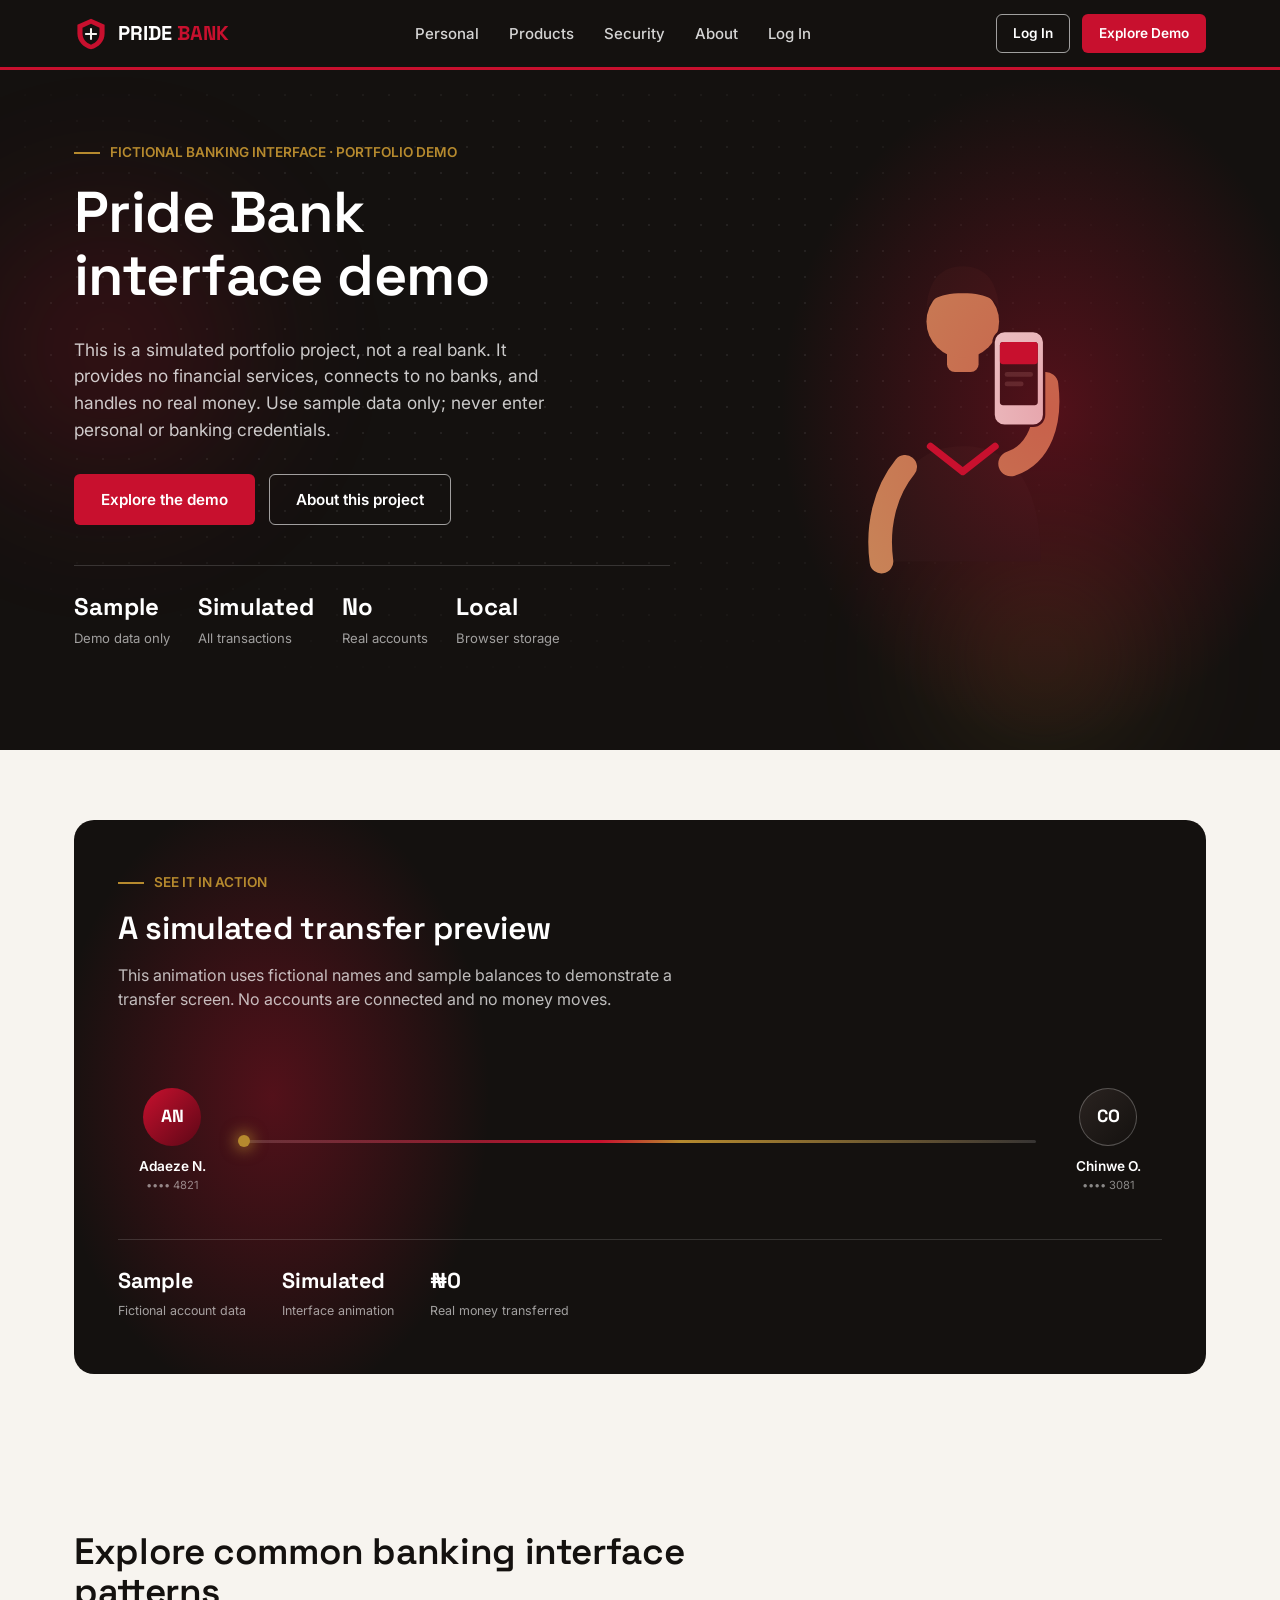
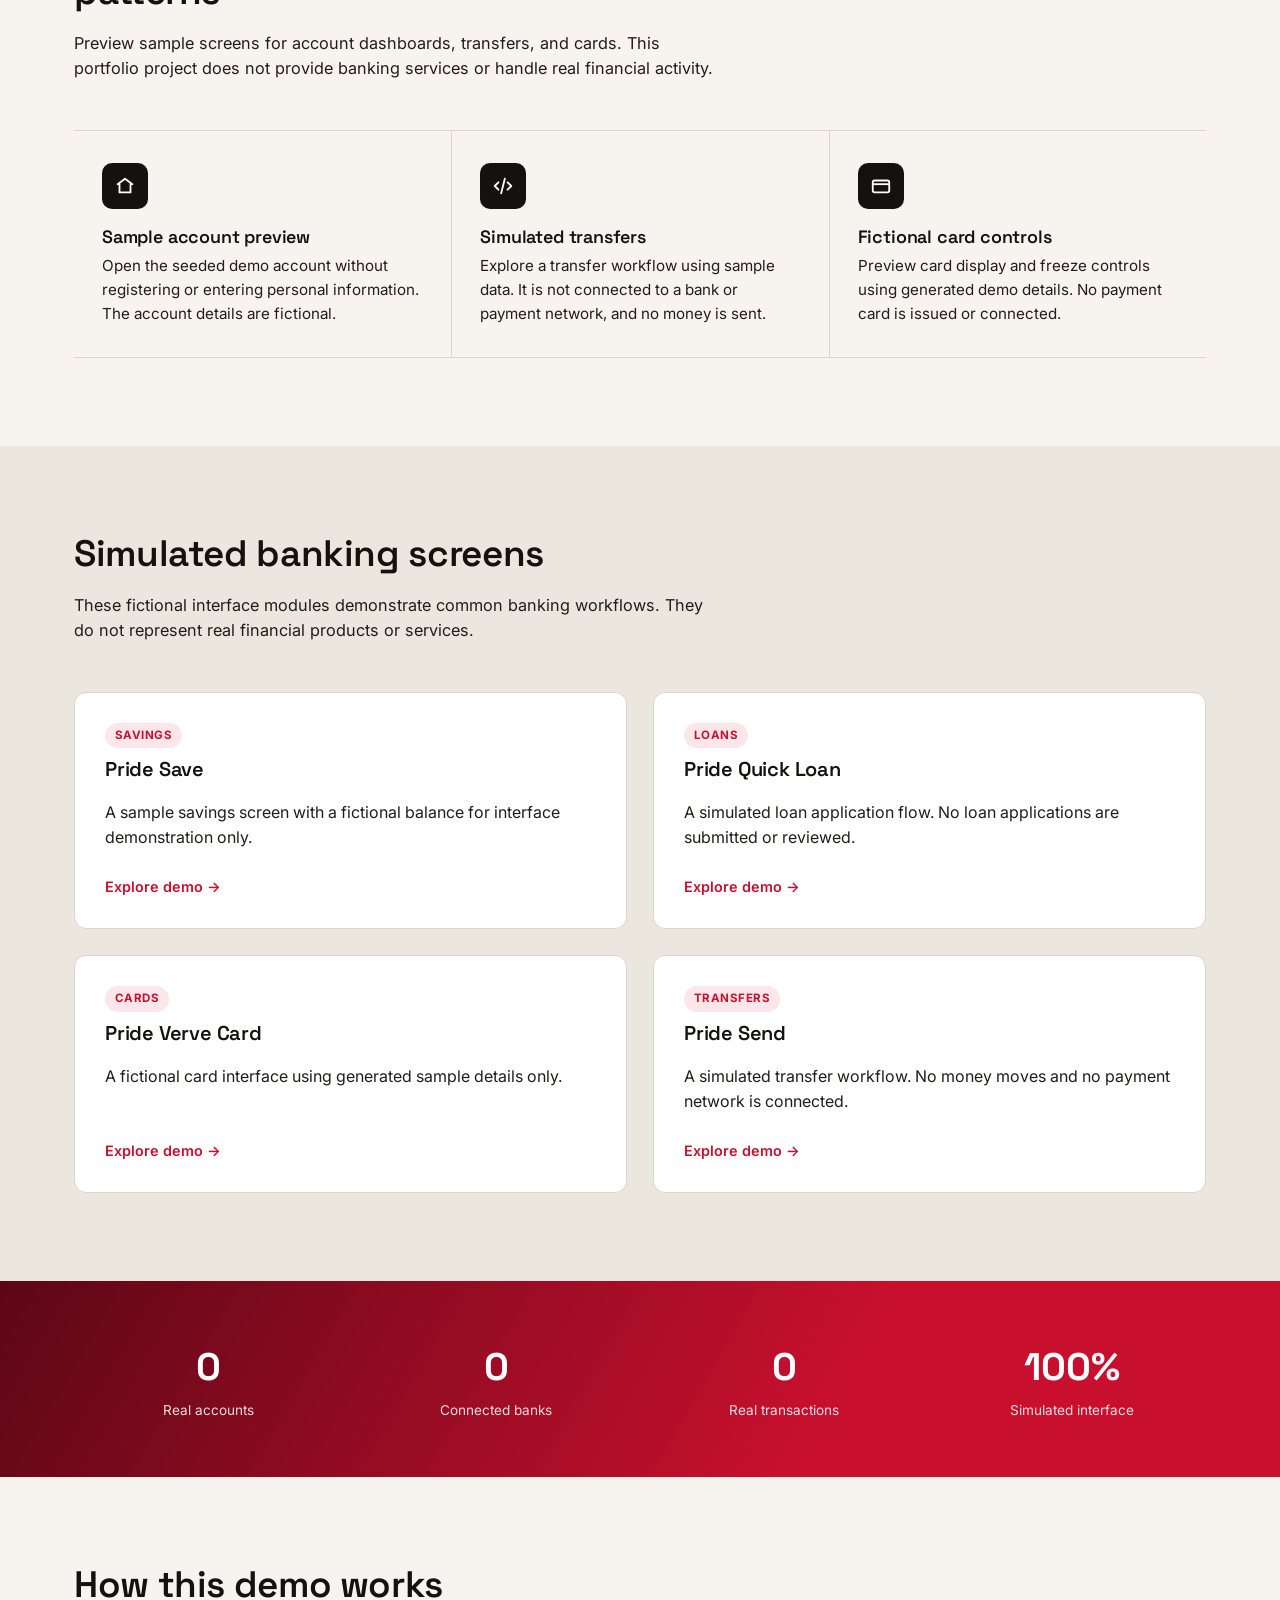
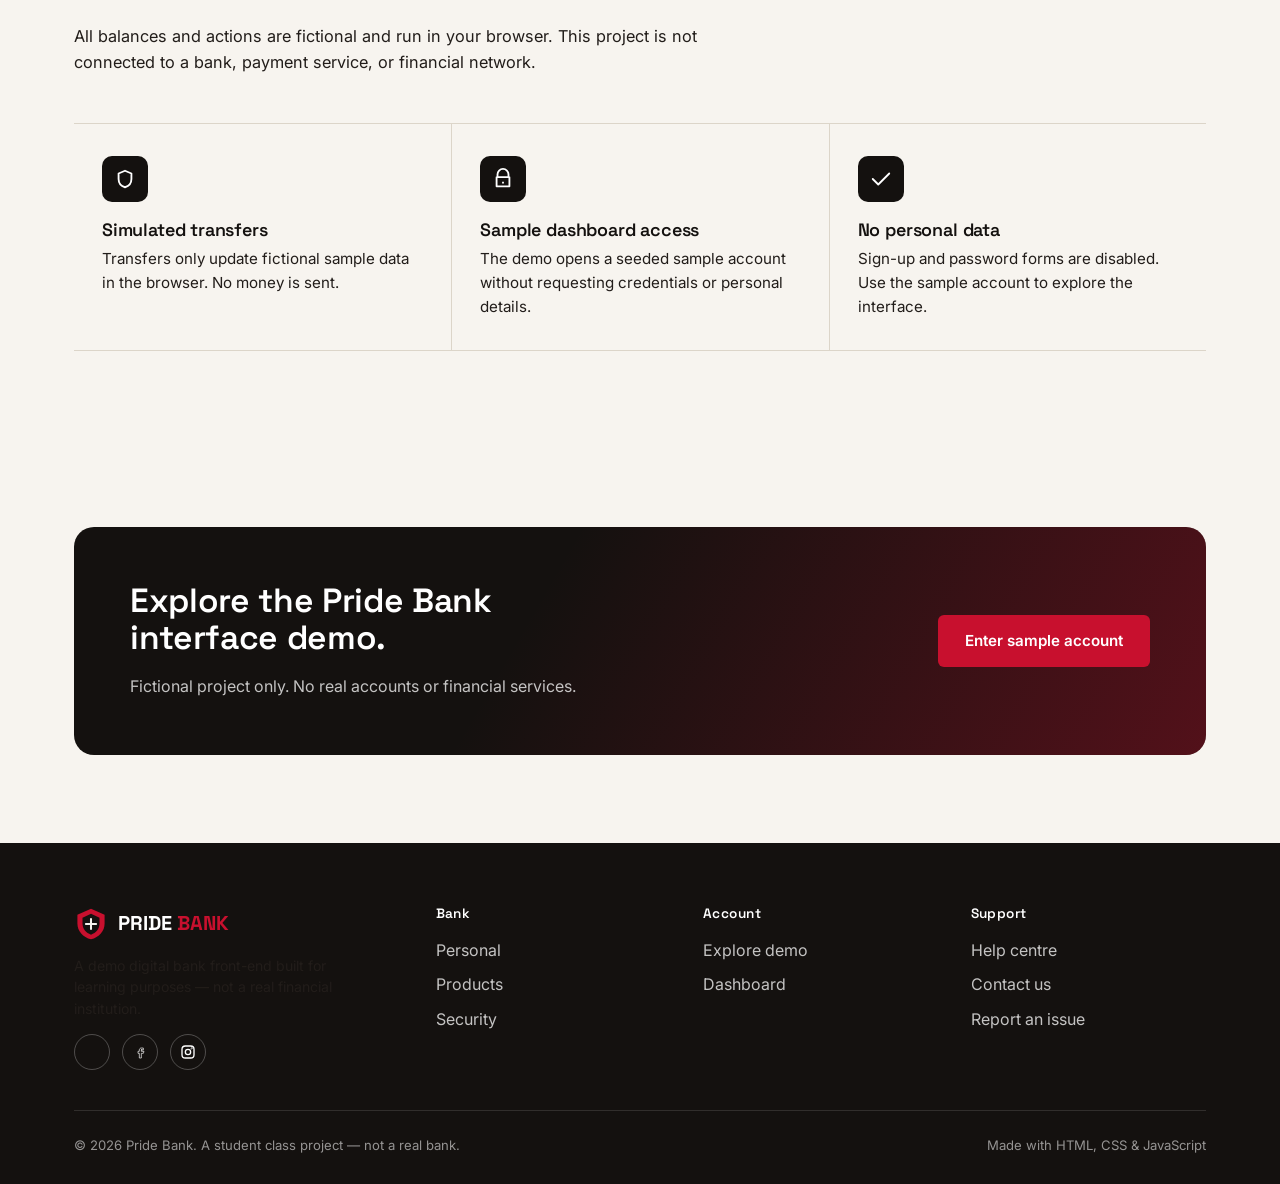
<file: index.html>
<!DOCTYPE html>
<html lang="en">
<head>
<meta charset="UTF-8" />
<meta name="viewport" content="width=device-width, initial-scale=1.0" />
<title>Pride Bank Demo — Portfolio Project</title>
<meta name="description" content="A fictional, front-end banking interface built as a portfolio demo. No real financial services or accounts." />
<meta name="google-site-verification" content="4F-LvexzkJOWYR-ff8w6PP3oni-qklcP97zTLXH75I8" />
<link rel="icon" href="data:image/svg+xml,<svg xmlns=%22http://www.w3.org/2000/svg%22 viewBox=%220 0 24 24%22><rect width=%2224%22 height=%2224%22 rx=%225%22 fill=%22%23C8102E%22/></svg>" />
<link rel="preconnect" href="https://fonts.googleapis.com">
<link href="https://fonts.googleapis.com/css2?family=Space+Grotesk:wght@500;600;700&family=Inter:wght@400;500;600;700&display=swap" rel="stylesheet">
<link rel="stylesheet" href="css/style.css" />
</head>
<body>

<header class="site-header">
  <nav class="nav container">
    <a href="index.html" class="brand">
      <svg class="brand-mark" viewBox="0 0 40 40" fill="none" xmlns="http://www.w3.org/2000/svg" aria-hidden="true">
        <path d="M20 2L36 9V19C36 28.5 29.5 35.5 20 38C10.5 35.5 4 28.5 4 19V9L20 2Z" fill="#C8102E"/>
        <path d="M20 8L30 12.5V19.5C30 25.8 25.9 30.7 20 32.5C14.1 30.7 10 25.8 10 19.5V12.5L20 8Z" fill="#14110F"/>
        <path d="M20 14L20 26M14 20L26 20" stroke="#F7F4EF" stroke-width="2.4" stroke-linecap="round"/>
      </svg>
      <span class="brand-word">PRIDE <em>BANK</em></span>
    </a>
    <button class="nav-toggle" id="navToggle" aria-label="Toggle navigation" aria-expanded="false">
      <svg width="26" height="26" viewBox="0 0 24 24" fill="none"><path d="M4 6h16M4 12h16M4 18h16" stroke-width="2" stroke-linecap="round"/></svg>
    </button>
    <ul class="nav-links" id="navLinks">
      <li><a href="#personal">Personal</a></li>
      <li><a href="#products">Products</a></li>
      <li><a href="#security">Security</a></li>
      <li><a href="#about">About</a></li>
      <li><a href="login.html">Log In</a></li>
    </ul>
    <div class="nav-actions">
      <a href="login.html" class="btn btn-outline-light btn-sm">Log In</a>
      <a href="login.html" class="btn btn-primary btn-sm">Explore Demo</a>
    </div>
  </nav>
</header>

<section class="hero">
  <div class="hero-ambient" aria-hidden="true">
    <div class="blob blob-a"></div>
    <div class="blob blob-b"></div>
    <div class="dot-grid"></div>
  </div>
  <div class="container hero-grid">
    <div>
      <div class="eyebrow-line">FICTIONAL BANKING INTERFACE · PORTFOLIO DEMO</div>
      <h1>Pride Bank interface demo</h1>
      <p class="lead">This is a simulated portfolio project, not a real bank. It provides no financial services, connects to no banks, and handles no real money. Use sample data only; never enter personal or banking credentials.</p>
      <div class="hero-cta">
        <a href="login.html" class="btn btn-primary">Explore the demo</a>
        <a href="#about" class="btn btn-outline-light">About this project</a>
      </div>
      <div class="hero-trust">
        <div><strong>Sample</strong><span>Demo data only</span></div>
        <div><strong>Simulated</strong><span>All transactions</span></div>
        <div><strong>No</strong><span>Real accounts</span></div>
        <div><strong>Local</strong><span>Browser storage</span></div>
      </div>
    </div>
    <div class="transfer-illustration" aria-hidden="true">
      <svg viewBox="0 0 380 420" xmlns="http://www.w3.org/2000/svg" role="img" aria-label="Illustration of a person sending money instantly from their phone">
        <path d="M92 420 C92 316 132 274 191 274 C250 274 290 316 290 420 Z" fill="#1B1613"/>
        <path d="M150 274 L191 306 L232 274" stroke="#C8102E" stroke-width="9" fill="none" stroke-linecap="round" stroke-linejoin="round"/>
        <path d="M118 300 C 92 332 82 376 88 420" stroke="#C88B5A" stroke-width="30" stroke-linecap="round" fill="none"/>
        <path d="M252 296 C 288 284 302 244 296 196" stroke="#C88B5A" stroke-width="32" stroke-linecap="round" fill="none"/>
        <rect x="171" y="146" width="40" height="34" rx="10" fill="#C88B5A"/>
        <circle cx="191" cy="116" r="46" fill="#C88B5A"/>
        <path d="M145 106 C145 66 162 46 191 46 C220 46 237 66 237 106 C237 90 224 80 191 80 C158 80 145 90 145 106 Z" fill="#1D1512"/>

        <g class="ti-phone-group">
          <circle class="ti-pulse-ring ring1" cx="262" cy="188" r="24"></circle>
          <circle class="ti-pulse-ring ring2" cx="262" cy="188" r="24"></circle>
          <circle class="ti-pulse-ring ring3" cx="262" cy="188" r="24"></circle>
          <rect x="230" y="128" width="64" height="120" rx="14" fill="#F7F4EF" stroke="#14110F" stroke-width="3"/>
          <rect x="238" y="142" width="48" height="80" rx="4" fill="#14110F"/>
          <rect x="238" y="142" width="48" height="28" rx="4" fill="#C8102E"/>
          <rect x="244" y="180" width="36" height="6" rx="3" fill="#3A322D"/>
          <rect x="244" y="192" width="24" height="6" rx="3" fill="#3A322D"/>
          <g class="ti-check">
            <circle cx="262" cy="188" r="13" fill="none" stroke="#6EE7A8" stroke-width="3"/>
            <path d="M255 188 l5 5 l10 -11" stroke="#6EE7A8" stroke-width="3" fill="none" stroke-linecap="round" stroke-linejoin="round"/>
          </g>
        </g>

        <text class="ti-coin c1" x="304" y="112" font-family="Space Grotesk, sans-serif" font-weight="700" font-size="22" fill="#B68A2E">₦</text>
        <text class="ti-coin c2" x="326" y="158" font-family="Space Grotesk, sans-serif" font-weight="700" font-size="16" fill="#C8102E">₦</text>
        <text class="ti-coin c3" x="296" y="84" font-family="Space Grotesk, sans-serif" font-weight="700" font-size="14" fill="#B68A2E">₦</text>
      </svg>
    </div>
  </div>
</section>

<section class="transfer-demo">
  <div class="container">
    <div class="transfer-demo-inner">
      <div class="transfer-demo-head">
        <div class="eyebrow-line" style="color: var(--gold);">SEE IT IN ACTION</div>
        <h2 style="font-size: clamp(1.5rem, 2.8vw, 2rem);">A simulated transfer preview</h2>
        <p>This animation uses fictional names and sample balances to demonstrate a transfer screen. No accounts are connected and no money moves.</p>
      </div>

      <div class="transfer-stage" aria-hidden="true">
        <div class="transfer-node from">
          <div class="avatar">AN</div>
          <span class="name">Adaeze N.</span>
          <span class="acct">•••• 4821</span>
        </div>
        <div class="transfer-path">
          <div class="transfer-badge">₦50,000 sent</div>
          <div class="transfer-dot"></div>
        </div>
        <div class="transfer-node to">
          <div class="avatar">CO</div>
          <span class="name">Chinwe O.</span>
          <span class="acct">•••• 3081</span>
        </div>
      </div>

      <div class="transfer-stats-row">
        <div><strong>Sample</strong><span>Fictional account data</span></div>
        <div><strong>Simulated</strong><span>Interface animation</span></div>
        <div><strong>₦0</strong><span>Real money transferred</span></div>
      </div>
    </div>
  </div>
</section>

<section class="section" id="personal">
  <div class="container">
    <div class="section-head">
      <h2>Explore common banking interface patterns</h2>
      <p>Preview sample screens for account dashboards, transfers, and cards. This portfolio project does not provide banking services or handle real financial activity.</p>
    </div>
    <div class="feature-list">
      <div class="feature-item">
        <div class="icon-wrap">
          <svg viewBox="0 0 24 24" fill="none"><path d="M4 10l8-6 8 6M6 10v9h12v-9" stroke-width="2" stroke-linecap="round" stroke-linejoin="round"/></svg>
        </div>
        <h3>Sample account preview</h3>
        <p>Open the seeded demo account without registering or entering personal information. The account details are fictional.</p>
      </div>
      <div class="feature-item">
        <div class="icon-wrap">
          <svg viewBox="0 0 24 24" fill="none"><path d="M7 8l-4 4 4 4M17 8l4 4-4 4M14 4l-4 16" stroke-width="2" stroke-linecap="round" stroke-linejoin="round"/></svg>
        </div>
        <h3>Simulated transfers</h3>
        <p>Explore a transfer workflow using sample data. It is not connected to a bank or payment network, and no money is sent.</p>
      </div>
      <div class="feature-item">
        <div class="icon-wrap">
          <svg viewBox="0 0 24 24" fill="none"><rect x="3" y="6" width="18" height="13" rx="2" stroke-width="2"/><path d="M3 10h18" stroke-width="2"/></svg>
        </div>
        <h3>Fictional card controls</h3>
        <p>Preview card display and freeze controls using generated demo details. No payment card is issued or connected.</p>
      </div>
    </div>
  </div>
</section>

<section class="section on-paper-dim" id="products">
  <div class="container">
    <div class="section-head">
      <h2>Simulated banking screens</h2>
      <p>These fictional interface modules demonstrate common banking workflows. They do not represent real financial products or services.</p>
    </div>
    <div class="product-row">
      <div class="product-card">
        <span class="tag">SAVINGS</span>
        <h3>Pride Save</h3>
        <p>A sample savings screen with a fictional balance for interface demonstration only.</p>
        <a href="login.html" class="learn">Explore demo →</a>
      </div>
      <div class="product-card">
        <span class="tag">LOANS</span>
        <h3>Pride Quick Loan</h3>
        <p>A simulated loan application flow. No loan applications are submitted or reviewed.</p>
        <a href="login.html" class="learn">Explore demo →</a>
      </div>
      <div class="product-card">
        <span class="tag">CARDS</span>
        <h3>Pride Verve Card</h3>
        <p>A fictional card interface using generated sample details only.</p>
        <a href="login.html" class="learn">Explore demo →</a>
      </div>
      <div class="product-card">
        <span class="tag">TRANSFERS</span>
        <h3>Pride Send</h3>
        <p>A simulated transfer workflow. No money moves and no payment network is connected.</p>
        <a href="login.html" class="learn">Explore demo →</a>
      </div>
    </div>
  </div>
</section>

<section class="stats-banner">
  <div class="container stats-grid">
    <div><strong>0</strong><span>Real accounts</span></div>
    <div><strong>0</strong><span>Connected banks</span></div>
    <div><strong>0</strong><span>Real transactions</span></div>
    <div><strong>100%</strong><span>Simulated interface</span></div>
  </div>
</section>

<section class="section" id="security">
  <div class="container">
    <div class="section-head">
      <h2>How this demo works</h2>
      <p>All balances and actions are fictional and run in your browser. This project is not connected to a bank, payment service, or financial network.</p>
    </div>
    <div class="feature-list">
      <div class="feature-item">
        <div class="icon-wrap"><svg viewBox="0 0 24 24" fill="none"><path d="M12 3l7 3v6c0 5-3.5 8-7 9-3.5-1-7-4-7-9V6l7-3z" stroke-width="2" stroke-linejoin="round"/></svg></div>
        <h3>Simulated transfers</h3>
        <p>Transfers only update fictional sample data in the browser. No money is sent.</p>
      </div>
      <div class="feature-item">
        <div class="icon-wrap"><svg viewBox="0 0 24 24" fill="none"><path d="M12 15v2M6 10V7a6 6 0 1112 0v3M5 10h14v10H5z" stroke-width="2" stroke-linejoin="round"/></svg></div>
        <h3>Sample dashboard access</h3>
        <p>The demo opens a seeded sample account without requesting credentials or personal details.</p>
      </div>
      <div class="feature-item">
        <div class="icon-wrap"><svg viewBox="0 0 24 24" fill="none"><path d="M3 12l6 6L21 6" stroke-width="2" stroke-linecap="round" stroke-linejoin="round"/></svg></div>
        <h3>No personal data</h3>
        <p>Sign-up and password forms are disabled. Use the sample account to explore the interface.</p>
      </div>
    </div>
  </div>
</section>

<section class="section" id="about">
  <div class="container">
    <div class="cta-banner">
      <div>
        <h2>Explore the Pride Bank interface demo.</h2>
        <p style="margin-bottom:0; color:rgba(255,255,255,0.75);">Fictional project only. No real accounts or financial services.</p>
      </div>
      <a href="login.html" class="btn btn-primary">Enter sample account</a>
    </div>
  </div>
</section>

<footer class="site-footer">
  <div class="container">
    <div class="footer-grid">
      <div>
        <a href="index.html" class="brand" style="color:#fff; margin-bottom:14px;">
          <svg class="brand-mark" viewBox="0 0 40 40" fill="none" aria-hidden="true">
            <path d="M20 2L36 9V19C36 28.5 29.5 35.5 20 38C10.5 35.5 4 28.5 4 19V9L20 2Z" fill="#C8102E"/>
            <path d="M20 8L30 12.5V19.5C30 25.8 25.9 30.7 20 32.5C14.1 30.7 10 25.8 10 19.5V12.5L20 8Z" fill="#14110F"/>
            <path d="M20 14L20 26M14 20L26 20" stroke="#F7F4EF" stroke-width="2.4" stroke-linecap="round"/>
          </svg>
          <span class="brand-word">PRIDE <em>BANK</em></span>
        </a>
        <p style="max-width:32ch; font-size:0.88rem;">A demo digital bank front-end built for learning purposes — not a real financial institution.</p>
        <div class="social-row">
          <a href="#" aria-label="Twitter"><svg viewBox="0 0 24 24" fill="none"><path d="M22 5.9c-.7.3-1.5.6-2.3.7.8-.5 1.5-1.3 1.8-2.3-.8.5-1.7.8-2.6 1-.8-.8-1.9-1.3-3-1.3-2.3 0-4.1 1.9-4.1 4.1 0 .3 0 .6.1.9-3.4-.2-6.5-1.8-8.5-4.3-.4.6-.6 1.3-.6 2.1 0 1.4.7 2.7 1.8 3.4-.7 0-1.3-.2-1.9-.5v.1c0 2 1.4 3.6 3.3 4-.3.1-.7.1-1.1.1-.3 0-.5 0-.8-.1.5 1.6 2 2.8 3.8 2.8-1.4 1.1-3.2 1.7-5.1 1.7-.3 0-.7 0-1-.1 1.8 1.2 4 1.9 6.3 1.9 7.5 0 11.6-6.2 11.6-11.6v-.5c.8-.6 1.5-1.3 2-2.1z" stroke-width="0"/></svg></a>
          <a href="#" aria-label="Facebook"><svg viewBox="0 0 24 24" fill="none"><path d="M14 9h3V6h-3c-1.7 0-3 1.3-3 3v2H9v3h2v7h3v-7h3l1-3h-4v-2c0-.5.5-1 1-1z"/></svg></a>
          <a href="#" aria-label="Instagram"><svg viewBox="0 0 24 24" fill="none"><rect x="3" y="3" width="18" height="18" rx="5" stroke-width="2"/><circle cx="12" cy="12" r="4" stroke-width="2"/><circle cx="17.5" cy="6.5" r="1"/></svg></a>
        </div>
      </div>
      <div>
        <h4>Bank</h4>
        <ul>
          <li><a href="#personal">Personal</a></li>
          <li><a href="#products">Products</a></li>
          <li><a href="#security">Security</a></li>
        </ul>
      </div>
      <div>
        <h4>Account</h4>
        <ul>
          <li><a href="login.html">Explore demo</a></li>
          <li><a href="dashboard.html">Dashboard</a></li>
        </ul>
      </div>
      <div>
        <h4>Support</h4>
        <ul>
          <li><a href="#">Help centre</a></li>
          <li><a href="#">Contact us</a></li>
          <li><a href="#">Report an issue</a></li>
        </ul>
      </div>
    </div>
    <div class="footer-bottom">
      <span>© <span id="year"></span> Pride Bank. A student class project — not a real bank.</span>
      <span>Made with HTML, CSS &amp; JavaScript</span>
    </div>
  </div>
</footer>

<script src="js/storage.js"></script>
<script src="js/main.js"></script>
</body>
</html>
</file>
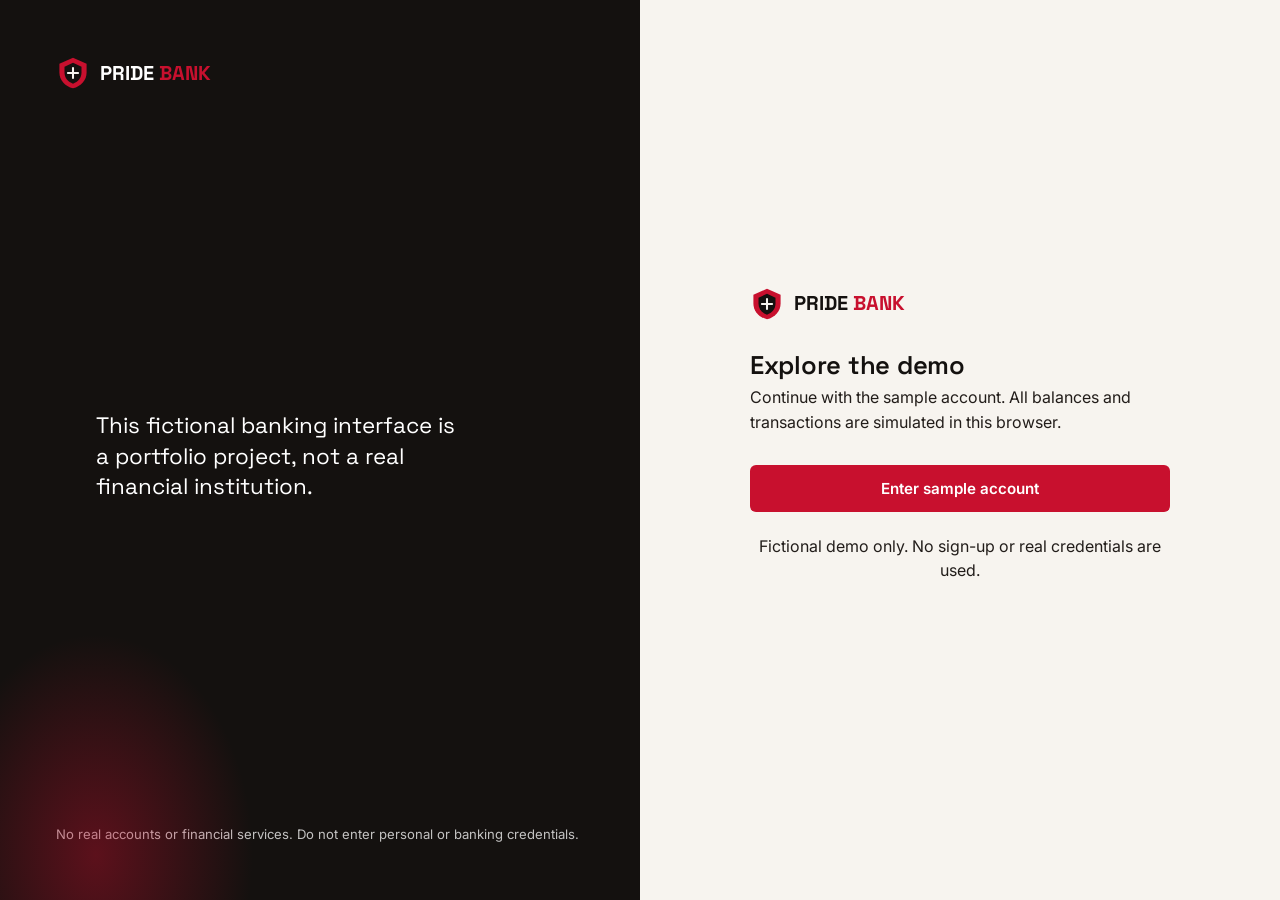
<file: cards.html>
<!DOCTYPE html>
<html lang="en">
<head>
<meta charset="UTF-8" />
<meta name="viewport" content="width=device-width, initial-scale=1.0" />
<title>Sample Cards — Pride Bank Portfolio Project</title>
<link rel="icon" href="data:image/svg+xml,<svg xmlns=%22http://www.w3.org/2000/svg%22 viewBox=%220 0 24 24%22><rect width=%2224%22 height=%2224%22 rx=%225%22 fill=%22%23C8102E%22/></svg>" />
<link rel="preconnect" href="https://fonts.googleapis.com">
<link href="https://fonts.googleapis.com/css2?family=Space+Grotesk:wght@500;600;700&family=Inter:wght@400;500;600;700&display=swap" rel="stylesheet">
<link rel="stylesheet" href="css/style.css" />
</head>
<body>

<div class="sidebar-scrim" id="sidebarScrim"></div>
<div class="app-shell">
  <aside class="app-sidebar" id="appSidebar">
    <a href="dashboard.html" class="brand">
      <svg class="brand-mark" viewBox="0 0 40 40" fill="none" aria-hidden="true">
        <path d="M20 2L36 9V19C36 28.5 29.5 35.5 20 38C10.5 35.5 4 28.5 4 19V9L20 2Z" fill="#C8102E"/>
        <path d="M20 8L30 12.5V19.5C30 25.8 25.9 30.7 20 32.5C14.1 30.7 10 25.8 10 19.5V12.5L20 8Z" fill="#14110F"/>
        <path d="M20 14L20 26M14 20L26 20" stroke="#F7F4EF" stroke-width="2.4" stroke-linecap="round"/>
      </svg>
      <span class="brand-word">PRIDE <em>BANK</em></span>
    </a>
    <nav class="side-nav">
      <a href="dashboard.html">
        <svg viewBox="0 0 24 24" fill="none"><rect x="3" y="3" width="8" height="8" rx="1.5" stroke-width="2"/><rect x="13" y="3" width="8" height="8" rx="1.5" stroke-width="2"/><rect x="3" y="13" width="8" height="8" rx="1.5" stroke-width="2"/><rect x="13" y="13" width="8" height="8" rx="1.5" stroke-width="2"/></svg>
        Dashboard
      </a>
      <a href="fund.html">
        <svg viewBox="0 0 24 24" fill="none"><circle cx="12" cy="12" r="9" stroke-width="2"/><path d="M12 8v8M8 12h8" stroke-width="2" stroke-linecap="round"/></svg>
        Fund Account
      </a>
      <a href="transfer.html">
        <svg viewBox="0 0 24 24" fill="none"><path d="M7 8l-4 4 4 4M17 8l4 4-4 4M14 4l-4 16" stroke-width="2" stroke-linecap="round" stroke-linejoin="round"/></svg>
        Transfer
      </a>
      <a href="transactions.html">
        <svg viewBox="0 0 24 24" fill="none"><path d="M4 6h16M4 12h16M4 18h10" stroke-width="2" stroke-linecap="round"/></svg>
        Transactions
      </a>
      <a href="cards.html" class="active">
        <svg viewBox="0 0 24 24" fill="none"><rect x="3" y="6" width="18" height="13" rx="2" stroke-width="2"/><path d="M3 10h18" stroke-width="2"/></svg>
        Cards
      </a>
      <a href="loans.html">
        <svg viewBox="0 0 24 24" fill="none"><path d="M12 2v20M17 6H9.5a3.5 3.5 0 000 7h5a3.5 3.5 0 010 7H6" stroke-width="2" stroke-linecap="round"/></svg>
        Loans
      </a>
    </nav>
    <div class="side-foot">
      <button id="logoutBtn">
        <svg viewBox="0 0 24 24" fill="none"><path d="M9 21H5a2 2 0 01-2-2V5a2 2 0 012-2h4M16 17l5-5-5-5M21 12H9" stroke-width="2" stroke-linecap="round" stroke-linejoin="round"/></svg>
        Log out
      </button>
    </div>
  </aside>

  <div>
    <div class="mobile-topbar">
      <button class="app-mobile-toggle" id="sidebarToggle" aria-label="Open menu">
        <svg width="24" height="24" viewBox="0 0 24 24" fill="none"><path d="M4 6h16M4 12h16M4 18h16" stroke-width="2" stroke-linecap="round"/></svg>
      </button>
      <span class="brand">PRIDE <em>BANK</em></span>
      <span style="width:24px;"></span>
    </div>

    <main class="app-main">
      <div class="app-topbar">
        <div>
          <h1>Sample card interface</h1>
          <div class="sub">Generated sample details only. These are not payment cards and cannot be used to make purchases.</div>
        </div>
      </div>

      <div id="cardsWrap"></div>
    </main>
  </div>
</div>

<div class="toast" id="toast">
  <svg width="18" height="18" viewBox="0 0 24 24" fill="none"><path d="M3 12l6 6L21 6" stroke-width="2" stroke-linecap="round" stroke-linejoin="round"/></svg>
  <span id="toastMsg"></span>
</div>

<script src="js/storage.js"></script>
<script src="js/app-shell.js"></script>
<script src="js/cards.js"></script>
</body>
</html>
</file>
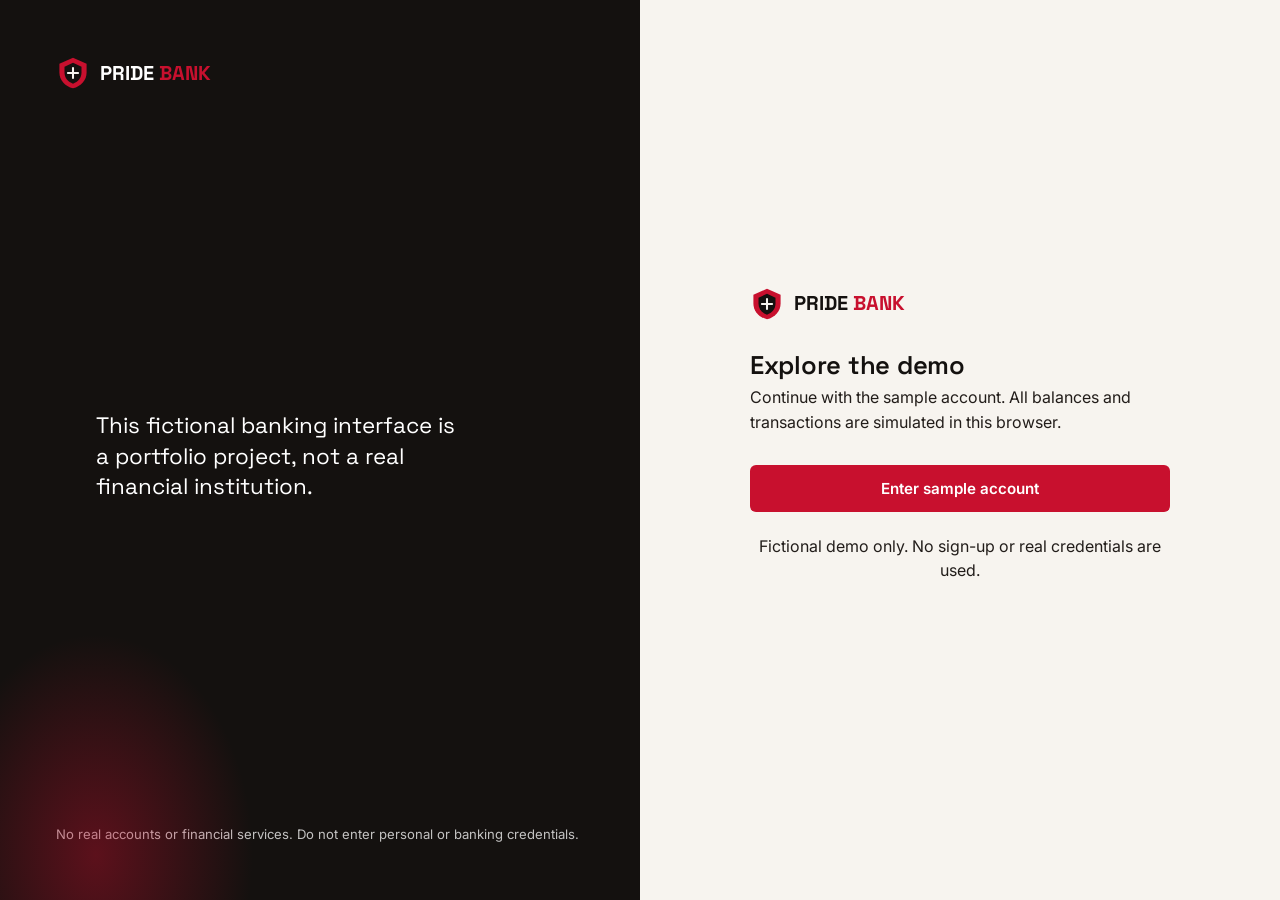
<file: dashboard.html>
<!DOCTYPE html>
<html lang="en">
<head>
<meta charset="UTF-8" />
<meta name="viewport" content="width=device-width, initial-scale=1.0" />
<title>Dashboard — Pride Bank</title>
<link rel="icon" href="data:image/svg+xml,<svg xmlns=%22http://www.w3.org/2000/svg%22 viewBox=%220 0 24 24%22><rect width=%2224%22 height=%2224%22 rx=%225%22 fill=%22%23C8102E%22/></svg>" />
<link rel="preconnect" href="https://fonts.googleapis.com">
<link href="https://fonts.googleapis.com/css2?family=Space+Grotesk:wght@500;600;700&family=Inter:wght@400;500;600;700&display=swap" rel="stylesheet">
<link rel="stylesheet" href="css/style.css" />
</head>
<body>

<div class="sidebar-scrim" id="sidebarScrim"></div>
<div class="app-shell">
  <aside class="app-sidebar" id="appSidebar">
    <a href="dashboard.html" class="brand">
      <svg class="brand-mark" viewBox="0 0 40 40" fill="none" aria-hidden="true">
        <path d="M20 2L36 9V19C36 28.5 29.5 35.5 20 38C10.5 35.5 4 28.5 4 19V9L20 2Z" fill="#C8102E"/>
        <path d="M20 8L30 12.5V19.5C30 25.8 25.9 30.7 20 32.5C14.1 30.7 10 25.8 10 19.5V12.5L20 8Z" fill="#14110F"/>
        <path d="M20 14L20 26M14 20L26 20" stroke="#F7F4EF" stroke-width="2.4" stroke-linecap="round"/>
      </svg>
      <span class="brand-word">PRIDE <em>BANK</em></span>
    </a>
    <nav class="side-nav">
      <a href="dashboard.html" class="active">
        <svg viewBox="0 0 24 24" fill="none"><rect x="3" y="3" width="8" height="8" rx="1.5" stroke-width="2"/><rect x="13" y="3" width="8" height="8" rx="1.5" stroke-width="2"/><rect x="3" y="13" width="8" height="8" rx="1.5" stroke-width="2"/><rect x="13" y="13" width="8" height="8" rx="1.5" stroke-width="2"/></svg>
        Dashboard
      </a>
      <a href="fund.html">
        <svg viewBox="0 0 24 24" fill="none"><circle cx="12" cy="12" r="9" stroke-width="2"/><path d="M12 8v8M8 12h8" stroke-width="2" stroke-linecap="round"/></svg>
        Fund Account
      </a>
      <a href="transfer.html">
        <svg viewBox="0 0 24 24" fill="none"><path d="M7 8l-4 4 4 4M17 8l4 4-4 4M14 4l-4 16" stroke-width="2" stroke-linecap="round" stroke-linejoin="round"/></svg>
        Transfer
      </a>
      <a href="transactions.html">
        <svg viewBox="0 0 24 24" fill="none"><path d="M4 6h16M4 12h16M4 18h10" stroke-width="2" stroke-linecap="round"/></svg>
        Transactions
      </a>
      <a href="cards.html">
        <svg viewBox="0 0 24 24" fill="none"><rect x="3" y="6" width="18" height="13" rx="2" stroke-width="2"/><path d="M3 10h18" stroke-width="2"/></svg>
        Cards
      </a>
      <a href="loans.html">
        <svg viewBox="0 0 24 24" fill="none"><path d="M12 2v20M17 6H9.5a3.5 3.5 0 000 7h5a3.5 3.5 0 010 7H6" stroke-width="2" stroke-linecap="round"/></svg>
        Loans
      </a>
    </nav>
    <div class="side-foot">
      <button id="logoutBtn">
        <svg viewBox="0 0 24 24" fill="none"><path d="M9 21H5a2 2 0 01-2-2V5a2 2 0 012-2h4M16 17l5-5-5-5M21 12H9" stroke-width="2" stroke-linecap="round" stroke-linejoin="round"/></svg>
        Log out
      </button>
    </div>
  </aside>

  <div>
    <div class="mobile-topbar">
      <button class="app-mobile-toggle" id="sidebarToggle" aria-label="Open menu">
        <svg width="24" height="24" viewBox="0 0 24 24" fill="none"><path d="M4 6h16M4 12h16M4 18h16" stroke-width="2" stroke-linecap="round"/></svg>
      </button>
      <span class="brand">PRIDE <em>BANK</em></span>
      <span style="width:24px;"></span>
    </div>

    <main class="app-main">
      <div class="app-topbar">
        <div>
          <h1 id="greeting">Welcome back</h1>
          <div class="sub">Here's what's happening with your account today.</div>
        </div>
      </div>

      <div class="balance-card">
        <div class="balance-top">
          <div>
            <div class="label">Available balance</div>
            <div class="balance-amount">
              <strong id="balanceAmount">₦0.00</strong>
              <button class="eye-toggle" id="eyeToggle" aria-label="Toggle balance visibility">
                <svg viewBox="0 0 24 24" fill="none"><path d="M2 12s3.5-7 10-7 10 7 10 7-3.5 7-10 7-10-7-10-7z" stroke-width="2"/><circle cx="12" cy="12" r="3" stroke-width="2"/></svg>
              </button>
            </div>
          </div>
          <div style="display:flex; gap:10px;">
            <a href="fund.html" class="btn btn-outline-light btn-sm">Fund</a>
            <a href="transfer.html" class="btn btn-primary btn-sm">Send money</a>
          </div>
        </div>
        <div class="balance-meta">
          <div><span>Account name</span><strong id="acctName">—</strong></div>
          <div><span>Account number</span><strong id="acctNumber">—</strong></div>
          <div><span>Account type</span><strong>Pride Save</strong></div>
        </div>
      </div>

      <div class="quick-actions">
        <a href="fund.html" class="quick-action">
          <div class="icon-wrap"><svg viewBox="0 0 24 24" fill="none"><circle cx="12" cy="12" r="9" stroke-width="2"/><path d="M12 8v8M8 12h8" stroke-width="2" stroke-linecap="round"/></svg></div>
          <span>Fund account</span>
        </a>
        <a href="transfer.html" class="quick-action">
          <div class="icon-wrap"><svg viewBox="0 0 24 24" fill="none"><path d="M7 8l-4 4 4 4M17 8l4 4-4 4M14 4l-4 16" stroke-width="2" stroke-linecap="round" stroke-linejoin="round"/></svg></div>
          <span>Transfer money</span>
        </a>
        <a href="cards.html" class="quick-action">
          <div class="icon-wrap"><svg viewBox="0 0 24 24" fill="none"><rect x="3" y="6" width="18" height="13" rx="2" stroke-width="2"/><path d="M3 10h18" stroke-width="2"/></svg></div>
          <span>Manage cards</span>
        </a>
        <a href="loans.html" class="quick-action">
          <div class="icon-wrap"><svg viewBox="0 0 24 24" fill="none"><path d="M12 2v20M17 6H9.5a3.5 3.5 0 000 7h5a3.5 3.5 0 010 7H6" stroke-width="2" stroke-linecap="round"/></svg></div>
          <span>Apply for a loan</span>
        </a>
        <a href="transactions.html" class="quick-action">
          <div class="icon-wrap"><svg viewBox="0 0 24 24" fill="none"><path d="M4 6h16M4 12h16M4 18h10" stroke-width="2" stroke-linecap="round"/></svg></div>
          <span>View transactions</span>
        </a>
      </div>

      <div class="panel">
        <div class="panel-head">
          <h2>Recent transactions</h2>
          <a href="transactions.html" class="btn btn-outline btn-sm">View all</a>
        </div>
        <div id="recentTxnWrap">
          <table class="txn-table">
            <thead>
              <tr><th>Description</th><th>Date</th><th>Type</th><th>Amount</th></tr>
            </thead>
            <tbody id="recentTxnBody"></tbody>
          </table>
        </div>
      </div>
    </main>
  </div>
</div>

<div class="toast" id="toast">
  <svg width="18" height="18" viewBox="0 0 24 24" fill="none"><path d="M3 12l6 6L21 6" stroke-width="2" stroke-linecap="round" stroke-linejoin="round"/></svg>
  <span id="toastMsg"></span>
</div>

<script src="js/storage.js"></script>
<script src="js/app-shell.js"></script>
<script src="js/dashboard.js"></script>
</body>
</html>
</file>
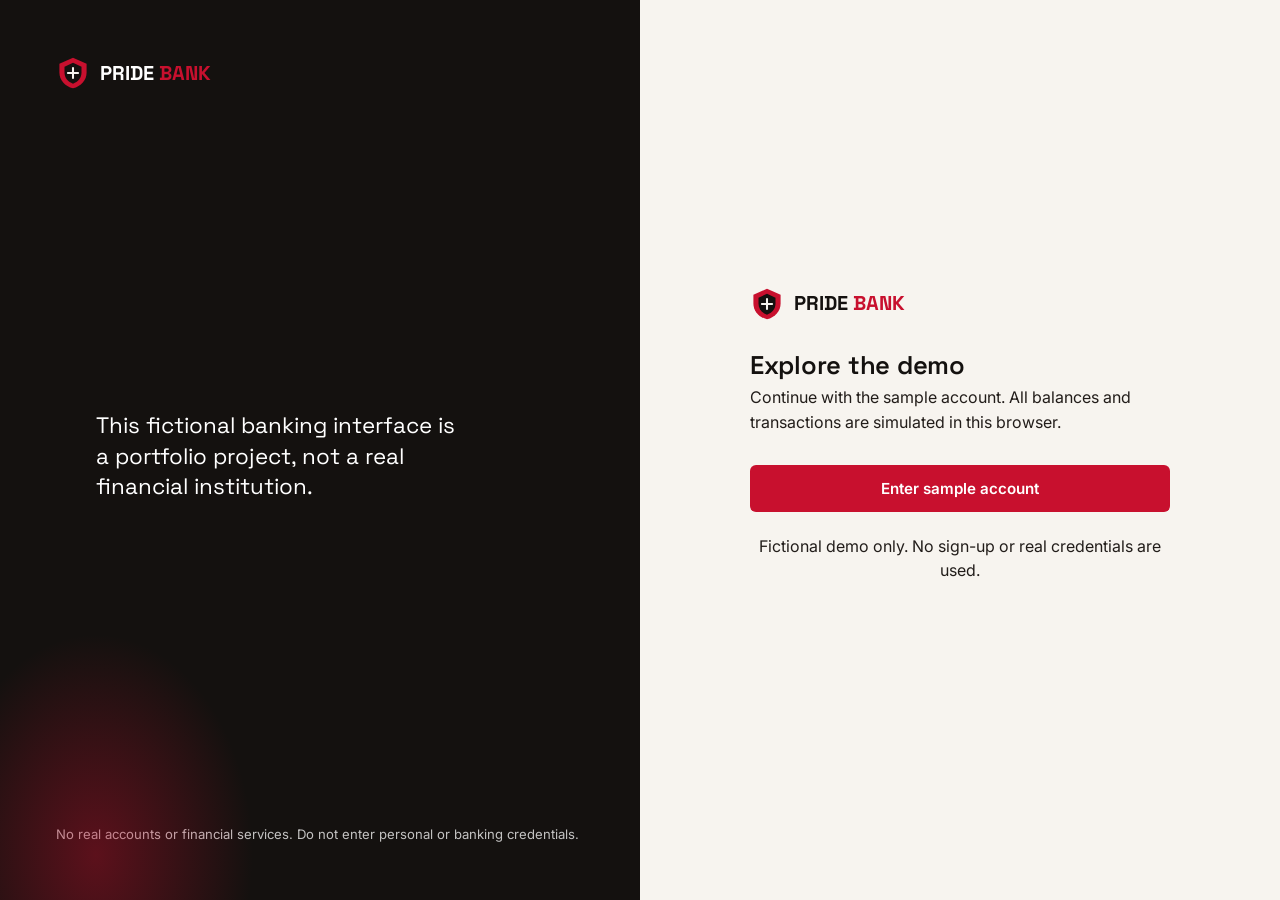
<file: fund.html>
<!DOCTYPE html>
<html lang="en">
<head>
<meta charset="UTF-8" />
<meta name="viewport" content="width=device-width, initial-scale=1.0" />
<title>Funding Demo — Pride Bank Portfolio Project</title>
<link rel="icon" href="data:image/svg+xml,<svg xmlns=%22http://www.w3.org/2000/svg%22 viewBox=%220 0 24 24%22><rect width=%2224%22 height=%2224%22 rx=%225%22 fill=%22%23C8102E%22/></svg>" />
<link rel="preconnect" href="https://fonts.googleapis.com">
<link href="https://fonts.googleapis.com/css2?family=Space+Grotesk:wght@500;600;700&family=Inter:wght@400;500;600;700&display=swap" rel="stylesheet">
<link rel="stylesheet" href="css/style.css" />
</head>
<body>

<div class="sidebar-scrim" id="sidebarScrim"></div>
<div class="app-shell">
  <aside class="app-sidebar" id="appSidebar">
    <a href="dashboard.html" class="brand">
      <svg class="brand-mark" viewBox="0 0 40 40" fill="none" aria-hidden="true">
        <path d="M20 2L36 9V19C36 28.5 29.5 35.5 20 38C10.5 35.5 4 28.5 4 19V9L20 2Z" fill="#C8102E"/>
        <path d="M20 8L30 12.5V19.5C30 25.8 25.9 30.7 20 32.5C14.1 30.7 10 25.8 10 19.5V12.5L20 8Z" fill="#14110F"/>
        <path d="M20 14L20 26M14 20L26 20" stroke="#F7F4EF" stroke-width="2.4" stroke-linecap="round"/>
      </svg>
      <span class="brand-word">PRIDE <em>BANK</em></span>
    </a>
    <nav class="side-nav">
      <a href="dashboard.html">
        <svg viewBox="0 0 24 24" fill="none"><rect x="3" y="3" width="8" height="8" rx="1.5" stroke-width="2"/><rect x="13" y="3" width="8" height="8" rx="1.5" stroke-width="2"/><rect x="3" y="13" width="8" height="8" rx="1.5" stroke-width="2"/><rect x="13" y="13" width="8" height="8" rx="1.5" stroke-width="2"/></svg>
        Dashboard
      </a>
      <a href="fund.html" class="active">
        <svg viewBox="0 0 24 24" fill="none"><circle cx="12" cy="12" r="9" stroke-width="2"/><path d="M12 8v8M8 12h8" stroke-width="2" stroke-linecap="round"/></svg>
        Fund Account
      </a>
      <a href="transfer.html">
        <svg viewBox="0 0 24 24" fill="none"><path d="M7 8l-4 4 4 4M17 8l4 4-4 4M14 4l-4 16" stroke-width="2" stroke-linecap="round" stroke-linejoin="round"/></svg>
        Transfer
      </a>
      <a href="transactions.html">
        <svg viewBox="0 0 24 24" fill="none"><path d="M4 6h16M4 12h16M4 18h10" stroke-width="2" stroke-linecap="round"/></svg>
        Transactions
      </a>
      <a href="cards.html">
        <svg viewBox="0 0 24 24" fill="none"><rect x="3" y="6" width="18" height="13" rx="2" stroke-width="2"/><path d="M3 10h18" stroke-width="2"/></svg>
        Cards
      </a>
      <a href="loans.html">
        <svg viewBox="0 0 24 24" fill="none"><path d="M12 2v20M17 6H9.5a3.5 3.5 0 000 7h5a3.5 3.5 0 010 7H6" stroke-width="2" stroke-linecap="round"/></svg>
        Loans
      </a>
    </nav>
    <div class="side-foot">
      <button id="logoutBtn">
        <svg viewBox="0 0 24 24" fill="none"><path d="M9 21H5a2 2 0 01-2-2V5a2 2 0 012-2h4M16 17l5-5-5-5M21 12H9" stroke-width="2" stroke-linecap="round" stroke-linejoin="round"/></svg>
        Log out
      </button>
    </div>
  </aside>

  <div>
    <div class="mobile-topbar">
      <button class="app-mobile-toggle" id="sidebarToggle" aria-label="Open menu">
        <svg width="24" height="24" viewBox="0 0 24 24" fill="none"><path d="M4 6h16M4 12h16M4 18h16" stroke-width="2" stroke-linecap="round"/></svg>
      </button>
      <span class="brand">PRIDE <em>BANK</em></span>
      <span style="width:24px;"></span>
    </div>

    <main class="app-main">
      <div class="app-topbar">
        <div>
          <h1>Funding simulation unavailable</h1>
          <div class="sub">This portfolio demo does not accept deposits or payment details.</div>
        </div>
      </div>

      <div class="panel">
        <h2>No payments are processed</h2>
        <p>This fictional interface has no payment processor. Balances shown elsewhere are sample data stored in this browser.</p>
        <p>Do not enter personal, banking, or payment information into a portfolio demo.</p>
        <a href="dashboard.html" class="btn btn-primary">Return to sample dashboard</a>
      </div>
    </main>
  </div>
</div>

<script src="js/storage.js"></script>
<script src="js/app-shell.js"></script>
</body>
</html>
</file>
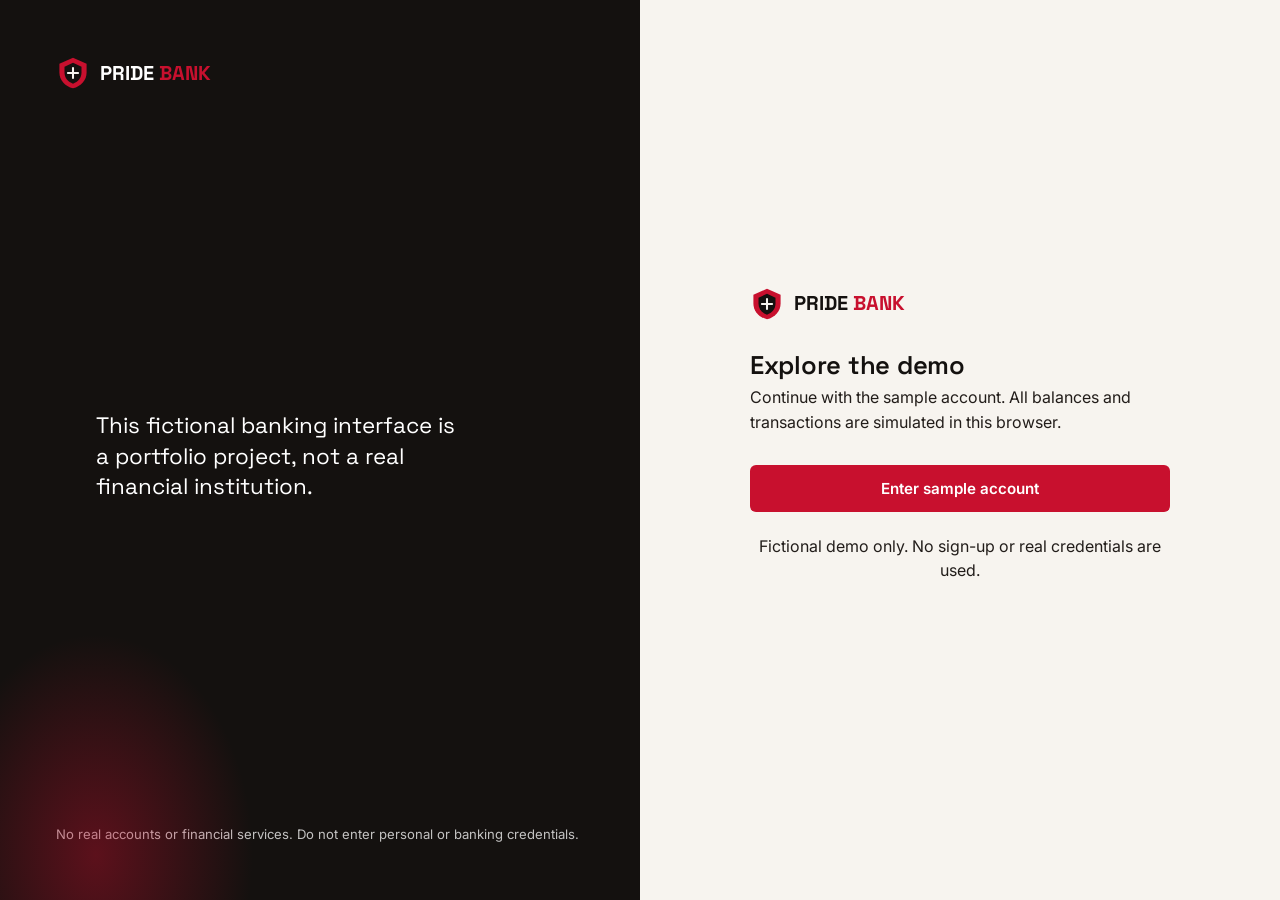
<file: loans.html>
<!DOCTYPE html>
<html lang="en">
<head>
<meta charset="UTF-8" />
<meta name="viewport" content="width=device-width, initial-scale=1.0" />
<title>Loan Simulation — Pride Bank Portfolio Project</title>
<link rel="icon" href="data:image/svg+xml,<svg xmlns=%22http://www.w3.org/2000/svg%22 viewBox=%220 0 24 24%22><rect width=%2224%22 height=%2224%22 rx=%225%22 fill=%22%23C8102E%22/></svg>" />
<link rel="preconnect" href="https://fonts.googleapis.com">
<link href="https://fonts.googleapis.com/css2?family=Space+Grotesk:wght@500;600;700&family=Inter:wght@400;500;600;700&display=swap" rel="stylesheet">
<link rel="stylesheet" href="css/style.css" />
</head>
<body>

<div class="sidebar-scrim" id="sidebarScrim"></div>
<div class="app-shell">
  <aside class="app-sidebar" id="appSidebar">
    <a href="dashboard.html" class="brand">
      <svg class="brand-mark" viewBox="0 0 40 40" fill="none" aria-hidden="true">
        <path d="M20 2L36 9V19C36 28.5 29.5 35.5 20 38C10.5 35.5 4 28.5 4 19V9L20 2Z" fill="#C8102E"/>
        <path d="M20 8L30 12.5V19.5C30 25.8 25.9 30.7 20 32.5C14.1 30.7 10 25.8 10 19.5V12.5L20 8Z" fill="#14110F"/>
        <path d="M20 14L20 26M14 20L26 20" stroke="#F7F4EF" stroke-width="2.4" stroke-linecap="round"/>
      </svg>
      <span class="brand-word">PRIDE <em>BANK</em></span>
    </a>
    <nav class="side-nav">
      <a href="dashboard.html">
        <svg viewBox="0 0 24 24" fill="none"><rect x="3" y="3" width="8" height="8" rx="1.5" stroke-width="2"/><rect x="13" y="3" width="8" height="8" rx="1.5" stroke-width="2"/><rect x="3" y="13" width="8" height="8" rx="1.5" stroke-width="2"/><rect x="13" y="13" width="8" height="8" rx="1.5" stroke-width="2"/></svg>
        Dashboard
      </a>
      <a href="fund.html">
        <svg viewBox="0 0 24 24" fill="none"><circle cx="12" cy="12" r="9" stroke-width="2"/><path d="M12 8v8M8 12h8" stroke-width="2" stroke-linecap="round"/></svg>
        Fund Account
      </a>
      <a href="transfer.html">
        <svg viewBox="0 0 24 24" fill="none"><path d="M7 8l-4 4 4 4M17 8l4 4-4 4M14 4l-4 16" stroke-width="2" stroke-linecap="round" stroke-linejoin="round"/></svg>
        Transfer
      </a>
      <a href="transactions.html">
        <svg viewBox="0 0 24 24" fill="none"><path d="M4 6h16M4 12h16M4 18h10" stroke-width="2" stroke-linecap="round"/></svg>
        Transactions
      </a>
      <a href="cards.html">
        <svg viewBox="0 0 24 24" fill="none"><rect x="3" y="6" width="18" height="13" rx="2" stroke-width="2"/><path d="M3 10h18" stroke-width="2"/></svg>
        Cards
      </a>
      <a href="loans.html" class="active">
        <svg viewBox="0 0 24 24" fill="none"><path d="M12 2v20M17 6H9.5a3.5 3.5 0 000 7h5a3.5 3.5 0 010 7H6" stroke-width="2" stroke-linecap="round"/></svg>
        Loans
      </a>
    </nav>
    <div class="side-foot">
      <button id="logoutBtn">
        <svg viewBox="0 0 24 24" fill="none"><path d="M9 21H5a2 2 0 01-2-2V5a2 2 0 012-2h4M16 17l5-5-5-5M21 12H9" stroke-width="2" stroke-linecap="round" stroke-linejoin="round"/></svg>
        Log out
      </button>
    </div>
  </aside>

  <div>
    <div class="mobile-topbar">
      <button class="app-mobile-toggle" id="sidebarToggle" aria-label="Open menu">
        <svg width="24" height="24" viewBox="0 0 24 24" fill="none"><path d="M4 6h16M4 12h16M4 18h16" stroke-width="2" stroke-linecap="round"/></svg>
      </button>
      <span class="brand">PRIDE <em>BANK</em></span>
      <span style="width:24px;"></span>
    </div>

    <main class="app-main">
      <div class="app-topbar">
        <div>
          <h1>Loan simulation</h1>
          <div class="sub">Fictional scenarios only. No application is sent to or reviewed by a lender.</div>
        </div>
      </div>

      <div class="tile-row">
        <div class="tile"><div class="label">Sample credit limit</div><strong id="availableCredit">₦0</strong></div>
        <div class="tile"><div class="label">Simulated applications</div><strong id="activeLoansCount">0</strong></div>
        <div class="tile"><div class="label">Sample approved amount</div><strong id="totalBorrowed">₦0</strong></div>
      </div>

      <div class="panel">
        <div class="panel-head"><h2>Run a sample scenario</h2></div>
        <div class="form-alert error" id="formAlert" role="alert"></div>
        <form id="loanForm" novalidate>
          <div class="form-row-2">
            <div class="field" id="amountField">
              <label for="loanAmount">Loan amount (₦)</label>
              <input type="number" id="loanAmount" min="5000" step="1000" placeholder="e.g. 150000" required />
              <div class="error-msg">Enter an amount between ₦5,000 and ₦2,000,000.</div>
            </div>
            <div class="field" id="tenureField">
              <label for="tenure">Repayment tenure</label>
              <select id="tenure" required>
                <option value="">Select tenure</option>
                <option value="3">3 months</option>
                <option value="6">6 months</option>
                <option value="12">12 months</option>
                <option value="24">24 months</option>
              </select>
              <div class="error-msg">Choose a repayment tenure.</div>
            </div>
          </div>
          <div class="field" id="purposeField">
            <label for="purpose">Sample scenario</label>
            <select id="purpose" required>
              <option value="">Select a fictional scenario</option>
              <option value="Education sample">Education</option>
              <option value="Home improvement sample">Home improvement</option>
              <option value="Small business sample">Small business</option>
              <option value="Emergency expense sample">Emergency expense</option>
            </select>
            <div class="error-msg">Choose a sample scenario.</div>
          </div>
          <button type="submit" class="btn btn-primary" id="loanBtn">Run sample simulation</button>
        </form>
      </div>

      <div class="panel">
        <div class="panel-head"><h2>Simulated scenarios</h2></div>
        <table class="txn-table">
          <thead><tr><th>Amount</th><th>Tenure</th><th>Purpose</th><th>Applied</th><th>Status</th></tr></thead>
          <tbody id="loansBody"></tbody>
        </table>
      </div>
    </main>
  </div>
</div>

<div class="toast" id="toast">
  <svg width="18" height="18" viewBox="0 0 24 24" fill="none"><path d="M3 12l6 6L21 6" stroke-width="2" stroke-linecap="round" stroke-linejoin="round"/></svg>
  <span id="toastMsg"></span>
</div>

<script src="js/storage.js"></script>
<script src="js/app-shell.js"></script>
<script src="js/loans.js"></script>
</body>
</html>
</file>
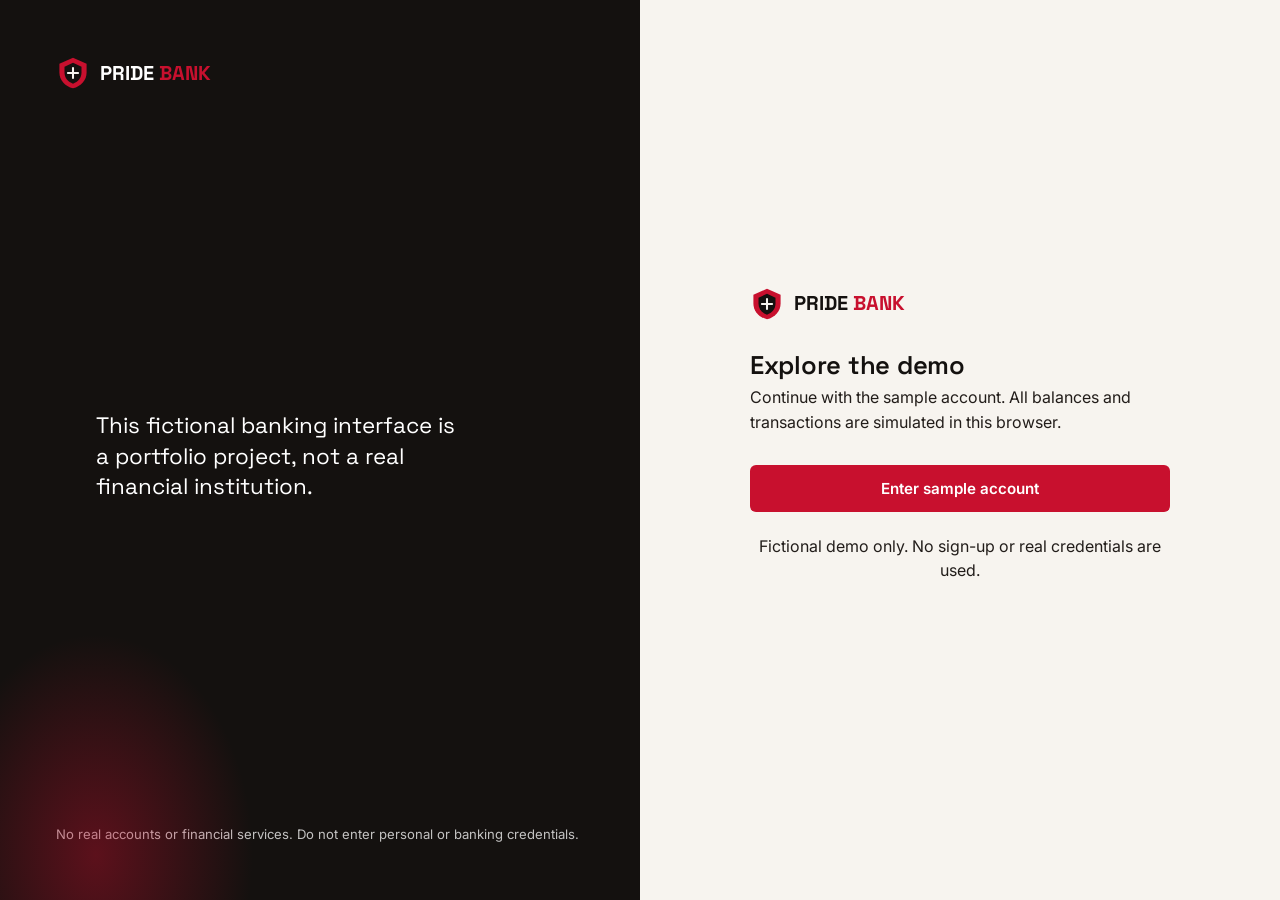
<file: login.html>
<!DOCTYPE html>
<html lang="en">
<head>
<meta charset="UTF-8" />
<meta name="viewport" content="width=device-width, initial-scale=1.0" />
<title>Explore Demo — Pride Bank</title>
<link rel="icon" href="data:image/svg+xml,<svg xmlns=%22http://www.w3.org/2000/svg%22 viewBox=%220 0 24 24%22><rect width=%2224%22 height=%2224%22 rx=%225%22 fill=%22%23C8102E%22/></svg>" />
<link rel="preconnect" href="https://fonts.googleapis.com">
<link href="https://fonts.googleapis.com/css2?family=Space+Grotesk:wght@500;600;700&family=Inter:wght@400;500;600;700&display=swap" rel="stylesheet">
<link rel="stylesheet" href="css/style.css" />
</head>
<body>

<div class="auth-shell">
  <aside class="auth-side">
    <a href="index.html" class="brand">
      <svg class="brand-mark" viewBox="0 0 40 40" fill="none" aria-hidden="true">
        <path d="M20 2L36 9V19C36 28.5 29.5 35.5 20 38C10.5 35.5 4 28.5 4 19V9L20 2Z" fill="#C8102E"/>
        <path d="M20 8L30 12.5V19.5C30 25.8 25.9 30.7 20 32.5C14.1 30.7 10 25.8 10 19.5V12.5L20 8Z" fill="#14110F"/>
        <path d="M20 14L20 26M14 20L26 20" stroke="#F7F4EF" stroke-width="2.4" stroke-linecap="round"/>
      </svg>
      <span class="brand-word">PRIDE <em>BANK</em></span>
    </a>
    <blockquote>
      This fictional banking interface is a portfolio project, not a real financial institution.
    </blockquote>
    <p style="font-size:0.82rem; color:rgba(255,255,255,0.75); margin:0;">No real accounts or financial services. Do not enter personal or banking credentials.</p>
  </aside>

  <main class="auth-main">
    <div class="auth-card">
      <a href="index.html" class="brand">
        <svg class="brand-mark" viewBox="0 0 40 40" fill="none" aria-hidden="true">
          <path d="M20 2L36 9V19C36 28.5 29.5 35.5 20 38C10.5 35.5 4 28.5 4 19V9L20 2Z" fill="#C8102E"/>
          <path d="M20 8L30 12.5V19.5C30 25.8 25.9 30.7 20 32.5C14.1 30.7 10 25.8 10 19.5V12.5L20 8Z" fill="#14110F"/>
          <path d="M20 14L20 26M14 20L26 20" stroke="#F7F4EF" stroke-width="2.4" stroke-linecap="round"/>
        </svg>
        <span class="brand-word">PRIDE <em>BANK</em></span>
      </a>
      <h1>Explore the demo</h1>
      <p>Continue with the sample account. All balances and transactions are simulated in this browser.</p>

      <div class="form-alert error" id="formAlert" role="alert"></div>

      <button type="button" class="btn btn-primary btn-block" id="demoLoginBtn">Enter sample account</button>
      <p class="text-center" style="margin-top:22px;">Fictional demo only. No sign-up or real credentials are used.</p>
    </div>
  </main>
</div>

<script src="js/storage.js"></script>
<script src="js/demo-auth.js"></script>
</body>
</html>
</file>
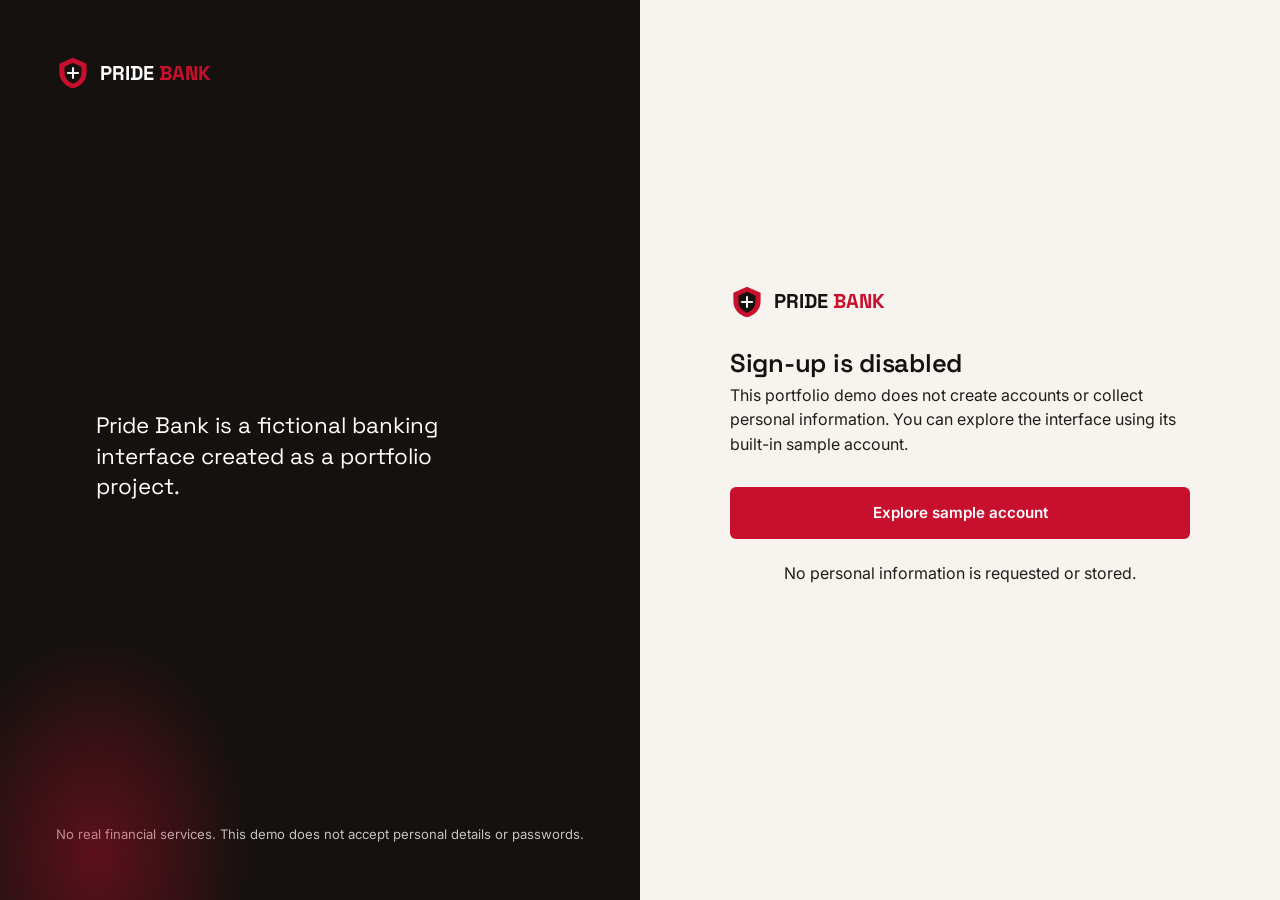
<file: signup.html>
<!DOCTYPE html>
<html lang="en">
<head>
<meta charset="UTF-8" />
<meta name="viewport" content="width=device-width, initial-scale=1.0" />
<title>Sign-up Disabled — Pride Bank Demo</title>
<link rel="icon" href="data:image/svg+xml,<svg xmlns=%22http://www.w3.org/2000/svg%22 viewBox=%220 0 24 24%22><rect width=%2224%22 height=%2224%22 rx=%225%22 fill=%22%23C8102E%22/></svg>" />
<link rel="preconnect" href="https://fonts.googleapis.com">
<link href="https://fonts.googleapis.com/css2?family=Space+Grotesk:wght@500;600;700&family=Inter:wght@400;500;600;700&display=swap" rel="stylesheet">
<link rel="stylesheet" href="css/style.css" />
</head>
<body>

<div class="auth-shell">
  <aside class="auth-side">
    <a href="index.html" class="brand">
      <svg class="brand-mark" viewBox="0 0 40 40" fill="none" aria-hidden="true">
        <path d="M20 2L36 9V19C36 28.5 29.5 35.5 20 38C10.5 35.5 4 28.5 4 19V9L20 2Z" fill="#C8102E"/>
        <path d="M20 8L30 12.5V19.5C30 25.8 25.9 30.7 20 32.5C14.1 30.7 10 25.8 10 19.5V12.5L20 8Z" fill="#14110F"/>
        <path d="M20 14L20 26M14 20L26 20" stroke="#F7F4EF" stroke-width="2.4" stroke-linecap="round"/>
      </svg>
      <span class="brand-word">PRIDE <em>BANK</em></span>
    </a>
    <blockquote>
      Pride Bank is a fictional banking interface created as a portfolio project.
    </blockquote>
    <p style="font-size:0.82rem; color:rgba(255,255,255,0.75); margin:0;">No real financial services. This demo does not accept personal details or passwords.</p>
  </aside>

  <main class="auth-main">
    <div class="auth-card" style="max-width:460px;">
      <a href="index.html" class="brand">
        <svg class="brand-mark" viewBox="0 0 40 40" fill="none" aria-hidden="true">
          <path d="M20 2L36 9V19C36 28.5 29.5 35.5 20 38C10.5 35.5 4 28.5 4 19V9L20 2Z" fill="#C8102E"/>
          <path d="M20 8L30 12.5V19.5C30 25.8 25.9 30.7 20 32.5C14.1 30.7 10 25.8 10 19.5V12.5L20 8Z" fill="#14110F"/>
          <path d="M20 14L20 26M14 20L26 20" stroke="#F7F4EF" stroke-width="2.4" stroke-linecap="round"/>
        </svg>
        <span class="brand-word">PRIDE <em>BANK</em></span>
      </a>
      <h1>Sign-up is disabled</h1>
      <p>This portfolio demo does not create accounts or collect personal information. You can explore the interface using its built-in sample account.</p>

      <div class="form-alert error" id="formAlert" role="alert"></div>

      <a href="login.html" class="btn btn-primary btn-block">Explore sample account</a>
      <p class="text-center" style="margin-top:22px;">No personal information is requested or stored.</p>
    </div>
  </main>
</div>

</body>
</html>
</file>
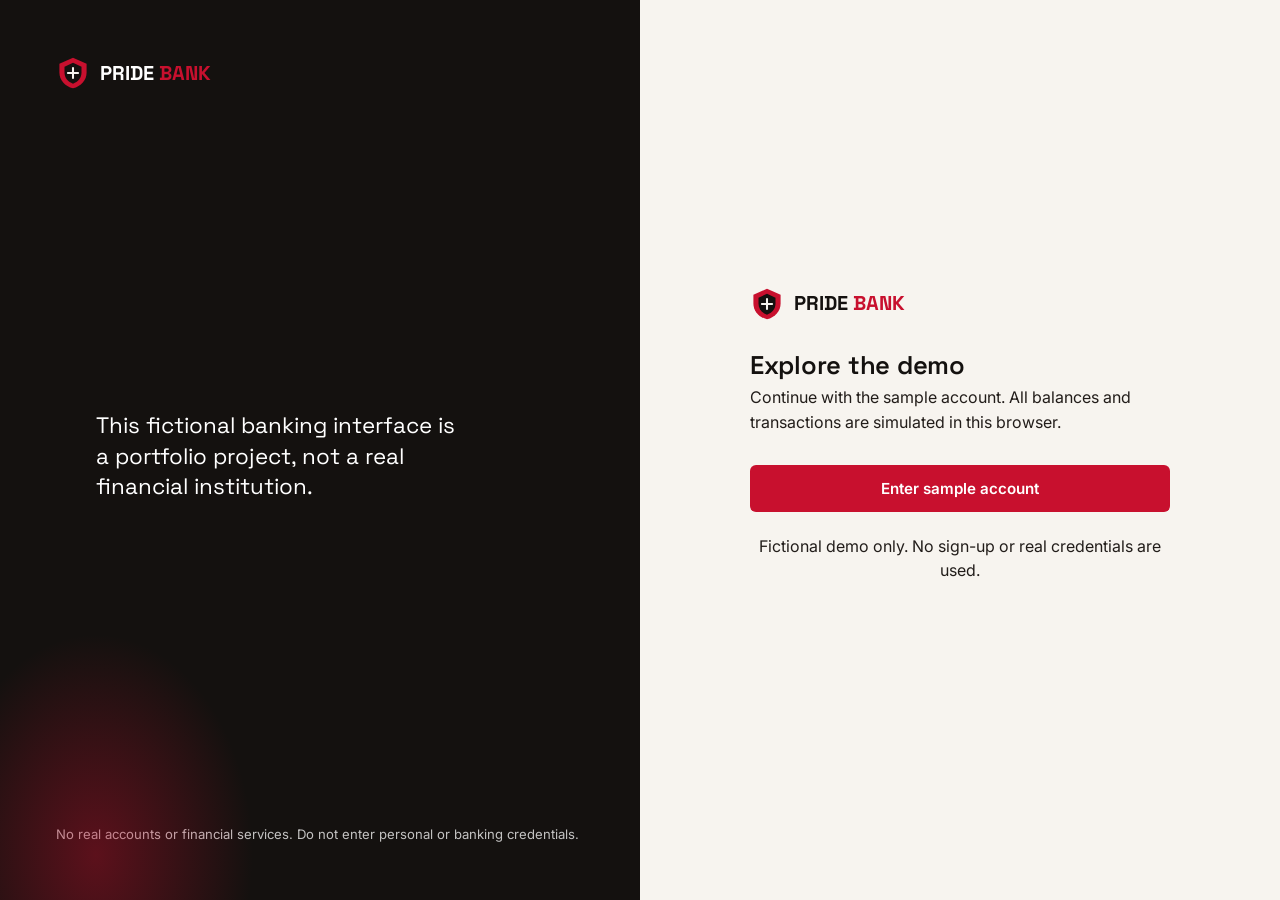
<file: transactions.html>
<!DOCTYPE html>
<html lang="en">
<head>
<meta charset="UTF-8" />
<meta name="viewport" content="width=device-width, initial-scale=1.0" />
<title>Transactions — Pride Bank</title>
<link rel="icon" href="data:image/svg+xml,<svg xmlns=%22http://www.w3.org/2000/svg%22 viewBox=%220 0 24 24%22><rect width=%2224%22 height=%2224%22 rx=%225%22 fill=%22%23C8102E%22/></svg>" />
<link rel="preconnect" href="https://fonts.googleapis.com">
<link href="https://fonts.googleapis.com/css2?family=Space+Grotesk:wght@500;600;700&family=Inter:wght@400;500;600;700&display=swap" rel="stylesheet">
<link rel="stylesheet" href="css/style.css" />
</head>
<body>

<div class="sidebar-scrim" id="sidebarScrim"></div>
<div class="app-shell">
  <aside class="app-sidebar" id="appSidebar">
    <a href="dashboard.html" class="brand">
      <svg class="brand-mark" viewBox="0 0 40 40" fill="none" aria-hidden="true">
        <path d="M20 2L36 9V19C36 28.5 29.5 35.5 20 38C10.5 35.5 4 28.5 4 19V9L20 2Z" fill="#C8102E"/>
        <path d="M20 8L30 12.5V19.5C30 25.8 25.9 30.7 20 32.5C14.1 30.7 10 25.8 10 19.5V12.5L20 8Z" fill="#14110F"/>
        <path d="M20 14L20 26M14 20L26 20" stroke="#F7F4EF" stroke-width="2.4" stroke-linecap="round"/>
      </svg>
      <span class="brand-word">PRIDE <em>BANK</em></span>
    </a>
    <nav class="side-nav">
      <a href="dashboard.html">
        <svg viewBox="0 0 24 24" fill="none"><rect x="3" y="3" width="8" height="8" rx="1.5" stroke-width="2"/><rect x="13" y="3" width="8" height="8" rx="1.5" stroke-width="2"/><rect x="3" y="13" width="8" height="8" rx="1.5" stroke-width="2"/><rect x="13" y="13" width="8" height="8" rx="1.5" stroke-width="2"/></svg>
        Dashboard
      </a>
      <a href="fund.html">
        <svg viewBox="0 0 24 24" fill="none"><circle cx="12" cy="12" r="9" stroke-width="2"/><path d="M12 8v8M8 12h8" stroke-width="2" stroke-linecap="round"/></svg>
        Fund Account
      </a>
      <a href="transfer.html">
        <svg viewBox="0 0 24 24" fill="none"><path d="M7 8l-4 4 4 4M17 8l4 4-4 4M14 4l-4 16" stroke-width="2" stroke-linecap="round" stroke-linejoin="round"/></svg>
        Transfer
      </a>
      <a href="transactions.html" class="active">
        <svg viewBox="0 0 24 24" fill="none"><path d="M4 6h16M4 12h16M4 18h10" stroke-width="2" stroke-linecap="round"/></svg>
        Transactions
      </a>
      <a href="cards.html">
        <svg viewBox="0 0 24 24" fill="none"><rect x="3" y="6" width="18" height="13" rx="2" stroke-width="2"/><path d="M3 10h18" stroke-width="2"/></svg>
        Cards
      </a>
      <a href="loans.html">
        <svg viewBox="0 0 24 24" fill="none"><path d="M12 2v20M17 6H9.5a3.5 3.5 0 000 7h5a3.5 3.5 0 010 7H6" stroke-width="2" stroke-linecap="round"/></svg>
        Loans
      </a>
    </nav>
    <div class="side-foot">
      <button id="logoutBtn">
        <svg viewBox="0 0 24 24" fill="none"><path d="M9 21H5a2 2 0 01-2-2V5a2 2 0 012-2h4M16 17l5-5-5-5M21 12H9" stroke-width="2" stroke-linecap="round" stroke-linejoin="round"/></svg>
        Log out
      </button>
    </div>
  </aside>

  <div>
    <div class="mobile-topbar">
      <button class="app-mobile-toggle" id="sidebarToggle" aria-label="Open menu">
        <svg width="24" height="24" viewBox="0 0 24 24" fill="none"><path d="M4 6h16M4 12h16M4 18h16" stroke-width="2" stroke-linecap="round"/></svg>
      </button>
      <span class="brand">PRIDE <em>BANK</em></span>
      <span style="width:24px;"></span>
    </div>

    <main class="app-main">
      <div class="app-topbar">
        <div>
          <h1>Transactions</h1>
          <div class="sub">Every credit and debit on your account, in one place.</div>
        </div>
      </div>

      <div class="panel">
        <div class="filters-bar">
          <input type="search" id="searchInput" placeholder="Search by description..." />
          <select id="typeFilter">
            <option value="all">All types</option>
            <option value="credit">Credits only</option>
            <option value="debit">Debits only</option>
          </select>
        </div>
        <table class="txn-table">
          <thead>
            <tr><th>Description</th><th>Date</th><th>Type</th><th>Amount</th></tr>
          </thead>
          <tbody id="txnBody"></tbody>
        </table>
      </div>
    </main>
  </div>
</div>

<script src="js/storage.js"></script>
<script src="js/app-shell.js"></script>
<script src="js/transactions.js"></script>
</body>
</html>
</file>
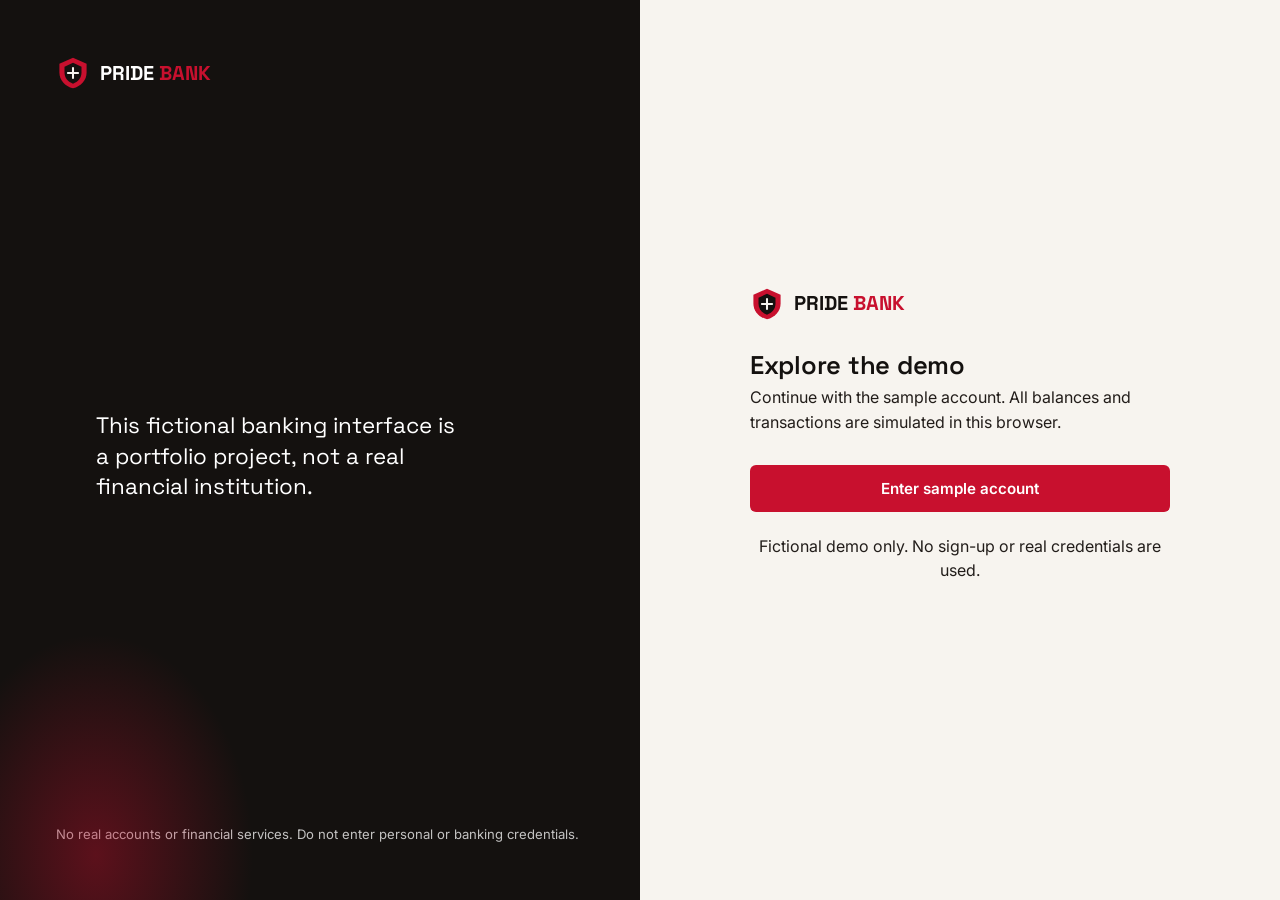
<file: transfer.html>
<!DOCTYPE html>
<html lang="en">
<head>
<meta charset="UTF-8" />
<meta name="viewport" content="width=device-width, initial-scale=1.0" />
<title>Transfer Demo — Pride Bank Portfolio Project</title>
<link rel="icon" href="data:image/svg+xml,<svg xmlns=%22http://www.w3.org/2000/svg%22 viewBox=%220 0 24 24%22><rect width=%2224%22 height=%2224%22 rx=%225%22 fill=%22%23C8102E%22/></svg>" />
<link rel="preconnect" href="https://fonts.googleapis.com">
<link href="https://fonts.googleapis.com/css2?family=Space+Grotesk:wght@500;600;700&family=Inter:wght@400;500;600;700&display=swap" rel="stylesheet">
<link rel="stylesheet" href="css/style.css" />
</head>
<body>

<div class="sidebar-scrim" id="sidebarScrim"></div>
<div class="app-shell">
  <aside class="app-sidebar" id="appSidebar">
    <a href="dashboard.html" class="brand">
      <svg class="brand-mark" viewBox="0 0 40 40" fill="none" aria-hidden="true">
        <path d="M20 2L36 9V19C36 28.5 29.5 35.5 20 38C10.5 35.5 4 28.5 4 19V9L20 2Z" fill="#C8102E"/>
        <path d="M20 8L30 12.5V19.5C30 25.8 25.9 30.7 20 32.5C14.1 30.7 10 25.8 10 19.5V12.5L20 8Z" fill="#14110F"/>
        <path d="M20 14L20 26M14 20L26 20" stroke="#F7F4EF" stroke-width="2.4" stroke-linecap="round"/>
      </svg>
      <span class="brand-word">PRIDE <em>BANK</em></span>
    </a>
    <nav class="side-nav">
      <a href="dashboard.html">
        <svg viewBox="0 0 24 24" fill="none"><rect x="3" y="3" width="8" height="8" rx="1.5" stroke-width="2"/><rect x="13" y="3" width="8" height="8" rx="1.5" stroke-width="2"/><rect x="3" y="13" width="8" height="8" rx="1.5" stroke-width="2"/><rect x="13" y="13" width="8" height="8" rx="1.5" stroke-width="2"/></svg>
        Dashboard
      </a>
      <a href="fund.html">
        <svg viewBox="0 0 24 24" fill="none"><circle cx="12" cy="12" r="9" stroke-width="2"/><path d="M12 8v8M8 12h8" stroke-width="2" stroke-linecap="round"/></svg>
        Fund Account
      </a>
      <a href="transfer.html" class="active">
        <svg viewBox="0 0 24 24" fill="none"><path d="M7 8l-4 4 4 4M17 8l4 4-4 4M14 4l-4 16" stroke-width="2" stroke-linecap="round" stroke-linejoin="round"/></svg>
        Transfer
      </a>
      <a href="transactions.html">
        <svg viewBox="0 0 24 24" fill="none"><path d="M4 6h16M4 12h16M4 18h10" stroke-width="2" stroke-linecap="round"/></svg>
        Transactions
      </a>
      <a href="cards.html">
        <svg viewBox="0 0 24 24" fill="none"><rect x="3" y="6" width="18" height="13" rx="2" stroke-width="2"/><path d="M3 10h18" stroke-width="2"/></svg>
        Cards
      </a>
      <a href="loans.html">
        <svg viewBox="0 0 24 24" fill="none"><path d="M12 2v20M17 6H9.5a3.5 3.5 0 000 7h5a3.5 3.5 0 010 7H6" stroke-width="2" stroke-linecap="round"/></svg>
        Loans
      </a>
    </nav>
    <div class="side-foot">
      <button id="logoutBtn">
        <svg viewBox="0 0 24 24" fill="none"><path d="M9 21H5a2 2 0 01-2-2V5a2 2 0 012-2h4M16 17l5-5-5-5M21 12H9" stroke-width="2" stroke-linecap="round" stroke-linejoin="round"/></svg>
        Log out
      </button>
    </div>
  </aside>

  <div>
    <div class="mobile-topbar">
      <button class="app-mobile-toggle" id="sidebarToggle" aria-label="Open menu">
        <svg width="24" height="24" viewBox="0 0 24 24" fill="none"><path d="M4 6h16M4 12h16M4 18h16" stroke-width="2" stroke-linecap="round"/></svg>
      </button>
      <span class="brand">PRIDE <em>BANK</em></span>
      <span style="width:24px;"></span>
    </div>

    <main class="app-main">
      <div class="app-topbar">
        <div>
          <h1>Transfer simulation unavailable</h1>
          <div class="sub">This portfolio demo does not send or receive money.</div>
        </div>
      </div>

      <div class="panel">
        <h2>Sample data only</h2>
        <p>Names, account numbers, balances, and transactions in this fictional interface are sample data. No bank or payment network is connected.</p>
        <p>No recipient details or transaction PIN are requested on this demo page.</p>
        <a href="dashboard.html" class="btn btn-primary">Return to sample dashboard</a>
      </div>
    </main>
  </div>
</div>

<script src="js/storage.js"></script>
<script src="js/app-shell.js"></script>
</body>
</html>
</file>
<file: css/style.css>
/* =========================================================
   Pride Bank — Stylesheet
   Palette: crimson red, ink black, warm off-white, muted gold
   Type: Space Grotesk (display) + Inter (body)
   ========================================================= */

:root {
  --red: #C8102E;
  --red-dark: #8F0C21;
  --red-deep: #5C0716;
  --ink: #14110F;
  --ink-soft: #221D1A;
  --paper: #F7F4EF;
  --paper-dim: #ECE7DE;
  --line: #DCD5C9;
  --gold: #B68A2E;
  --gray-600: #6B665F;
  --gray-400: #9C968C;
  --white: #FFFFFF;
  --success: #1E7A46;
  --success-bg: #E5F3EA;
  --warn: #A25B00;
  --warn-bg: #FBEEDD;
  --danger: #A3132B;
  --danger-bg: #FBE7EA;

  --font-display: "Space Grotesk", "Segoe UI", sans-serif;
  --font-body: "Inter", "Segoe UI", sans-serif;

  --radius-sm: 6px;
  --radius-md: 12px;
  --radius-lg: 20px;
  --shadow-card: 0 18px 40px -20px rgba(20, 17, 15, 0.35);
  --container: 1180px;
}

* , *::before, *::after { box-sizing: border-box; }

html { scroll-behavior: smooth; }

body {
  margin: 0;
  font-family: var(--font-body);
  color: var(--ink);
  background: var(--paper);
  line-height: 1.55;
  -webkit-font-smoothing: antialiased;
}

h1, h2, h3, h4 {
  font-family: var(--font-display);
  margin: 0 0 0.5em;
  line-height: 1.1;
  letter-spacing: -0.01em;
  font-weight: 600;
}

p { margin: 0 0 1em; color: var(--ink-soft); }
a { color: inherit; text-decoration: none; }
img, svg { display: block; max-width: 100%; }
ul { margin: 0; padding: 0; list-style: none; }
button { font-family: inherit; cursor: pointer; }

:focus-visible {
  outline: 3px solid var(--gold);
  outline-offset: 2px;
}

.container {
  width: 100%;
  max-width: var(--container);
  margin: 0 auto;
  padding: 0 24px;
}

.visually-hidden {
  position: absolute; width: 1px; height: 1px;
  overflow: hidden; clip: rect(0 0 0 0); white-space: nowrap;
}

/* ---------- Buttons ---------- */
.btn {
  display: inline-flex;
  align-items: center;
  justify-content: center;
  gap: 8px;
  padding: 13px 26px;
  border-radius: var(--radius-sm);
  font-weight: 600;
  font-size: 0.95rem;
  border: 1.5px solid transparent;
  transition: transform 0.15s ease, background 0.15s ease, border-color 0.15s ease;
  white-space: nowrap;
}
.btn:active { transform: translateY(1px); }
.btn-primary { background: var(--red); color: var(--white); }
.btn-primary:hover { background: var(--red-dark); }
.btn-ink { background: var(--ink); color: var(--white); }
.btn-ink:hover { background: var(--ink-soft); }
.btn-outline { background: transparent; border-color: currentColor; color: var(--ink); }
.btn-outline:hover { background: var(--ink); color: var(--white); border-color: var(--ink); }
.btn-outline-light { background: transparent; border-color: rgba(255,255,255,0.6); color: var(--white); }
.btn-outline-light:hover { background: var(--white); color: var(--ink); }
.btn-block { width: 100%; }
.btn-sm { padding: 8px 16px; font-size: 0.85rem; }
.btn:disabled { opacity: 0.55; cursor: not-allowed; }

/* ---------- Brand mark ---------- */
.brand {
  display: inline-flex;
  align-items: center;
  gap: 10px;
  font-family: var(--font-display);
  font-weight: 700;
  font-size: 1.25rem;
}
.brand-mark {
  width: 34px; height: 34px; flex-shrink: 0;
}
.brand-word em { color: var(--red); font-style: normal; }

/* ---------- Top navigation ---------- */
.site-header {
  position: sticky;
  top: 0;
  z-index: 100;
  background: var(--ink);
  border-bottom: 3px solid var(--red);
}
.nav {
  display: flex;
  align-items: center;
  justify-content: space-between;
  padding: 14px 24px;
}
.nav .brand { color: var(--white); }
.nav-links {
  display: flex;
  gap: 30px;
  align-items: center;
}
.nav-links a {
  color: rgba(255,255,255,0.82);
  font-size: 0.94rem;
  font-weight: 500;
  transition: color 0.15s ease;
}
.nav-links a:hover { color: var(--white); }
.nav-actions { display: flex; gap: 12px; align-items: center; }
.nav-toggle {
  display: none;
  background: none;
  border: none;
  padding: 6px;
}
.nav-toggle svg { stroke: var(--white); }

@media (max-width: 880px) {
  .nav-links { 
    position: absolute;
    top: 100%; left: 0; right: 0;
    background: var(--ink);
    flex-direction: column;
    align-items: flex-start;
    padding: 16px 24px 24px;
    gap: 16px;
    border-bottom: 3px solid var(--red);
    display: none;
  }
  .nav-links.open { display: flex; }
  .nav-toggle { display: inline-flex; }
  .nav-actions .btn-outline-light { display: none; }
}

/* ---------- Hero ---------- */
.hero {
  background: var(--ink);
  color: var(--white);
  position: relative;
  overflow: hidden;
  padding: 72px 0 100px;
}
.hero::after {
  content: "";
  position: absolute;
  right: -12%;
  top: -20%;
  width: 60%;
  height: 140%;
  background: radial-gradient(closest-side, rgba(200,16,46,0.35), transparent 70%);
  pointer-events: none;
}
.hero-ambient {
  position: absolute;
  inset: 0;
  pointer-events: none;
  overflow: hidden;
}
.hero-ambient .blob {
  position: absolute;
  border-radius: 50%;
  filter: blur(60px);
  opacity: 0.5;
}
.hero-ambient .blob-a {
  width: 420px; height: 420px;
  left: -8%; top: 10%;
  background: radial-gradient(circle, rgba(200,16,46,0.45), transparent 70%);
  animation: driftA 16s ease-in-out infinite;
}
.hero-ambient .blob-b {
  width: 320px; height: 320px;
  right: 6%; bottom: -10%;
  background: radial-gradient(circle, rgba(182,138,46,0.35), transparent 70%);
  animation: driftB 18s ease-in-out infinite;
}
.hero-ambient .dot-grid {
  position: absolute;
  inset: -40px;
  background-image: radial-gradient(rgba(255,255,255,0.14) 1.4px, transparent 1.4px);
  background-size: 26px 26px;
  animation: driftGrid 22s linear infinite;
  opacity: 0.5;
  -webkit-mask-image: radial-gradient(ellipse 70% 60% at 40% 40%, #000 40%, transparent 80%);
  mask-image: radial-gradient(ellipse 70% 60% at 40% 40%, #000 40%, transparent 80%);
}
@keyframes driftA {
  0%, 100% { transform: translate(0, 0) scale(1); }
  50% { transform: translate(40px, 30px) scale(1.12); }
}
@keyframes driftB {
  0%, 100% { transform: translate(0, 0) scale(1); }
  50% { transform: translate(-30px, -25px) scale(1.08); }
}
@keyframes driftGrid {
  0% { background-position: 0 0; }
  100% { background-position: 130px 130px; }
}
@media (prefers-reduced-motion: reduce) {
  .hero-ambient .blob, .hero-ambient .dot-grid { animation: none; }
}
.hero-grid {
  display: grid;
  grid-template-columns: 1.1fr 0.9fr;
  gap: 48px;
  align-items: center;
  position: relative;
}
@media (max-width: 900px) {
  .hero-grid { grid-template-columns: 1fr; gap: 44px; }
  .hero { padding: 52px 0 64px; }
  .hero-trust { gap: 20px; }
}
@media (max-width: 480px) {
  .hero-cta { flex-direction: column; align-items: stretch; }
  .hero-cta .btn { width: 100%; }
}
.eyebrow-line {
  display: flex; align-items: center; gap: 10px;
  color: var(--gold);
  font-weight: 600;
  font-size: 0.85rem;
  margin-bottom: 18px;
}
.eyebrow-line::before {
  content: "";
  width: 26px; height: 2px; background: var(--gold);
}
.hero h1 {
  font-size: clamp(2.4rem, 4.6vw, 3.6rem);
  max-width: 14ch;
}
.hero p.lead {
  color: rgba(255,255,255,0.78);
  font-size: 1.08rem;
  max-width: 46ch;
  margin-bottom: 30px;
}
.hero-cta { display: flex; gap: 14px; flex-wrap: wrap; margin-bottom: 40px; }
.hero-trust {
  display: flex; gap: 28px; flex-wrap: wrap;
  border-top: 1px solid rgba(255,255,255,0.15);
  padding-top: 22px;
}
.hero-trust div strong {
  display: block; font-family: var(--font-display);
  font-size: 1.5rem; color: var(--white);
}
.hero-trust div span { font-size: 0.82rem; color: rgba(255,255,255,0.6); }

/* Person-with-phone illustration (instant transfer hero visual) */
.transfer-illustration { max-width: 320px; margin: 0 auto; position: relative; }
.transfer-illustration svg { width: 100%; height: auto; display: block; overflow: visible; }

.ti-phone-group { animation: tiPhoneFloat 5s ease-in-out infinite; transform-origin: 262px 188px; }
@keyframes tiPhoneFloat {
  0%, 100% { transform: translateY(0); }
  50% { transform: translateY(-6px); }
}

.ti-pulse-ring {
  fill: none; stroke: rgba(200,16,46,0.55); stroke-width: 2;
  transform-origin: 262px 188px;
  transform-box: fill-box;
  animation: tiPulseRing 2.6s ease-out infinite;
  opacity: 0;
}
.ti-pulse-ring.ring2 { animation-delay: 0.9s; }
.ti-pulse-ring.ring3 { animation-delay: 1.8s; }
@keyframes tiPulseRing {
  0% { transform: scale(0.6); opacity: 0.75; }
  100% { transform: scale(2.4); opacity: 0; }
}

.ti-check {
  transform-origin: 262px 188px;
  transform-box: fill-box;
  opacity: 0;
  animation: tiCheckPop 2.6s ease-in-out infinite;
}
@keyframes tiCheckPop {
  0%, 55% { opacity: 0; transform: scale(0.5); }
  65%, 85% { opacity: 1; transform: scale(1); }
  100% { opacity: 0; transform: scale(1); }
}

.ti-coin { opacity: 0; animation: tiCoinFloat 3.6s ease-in-out infinite; }
.ti-coin.c1 { animation-delay: 0s; }
.ti-coin.c2 { animation-delay: 1.1s; }
.ti-coin.c3 { animation-delay: 2.2s; }
@keyframes tiCoinFloat {
  0% { opacity: 0; transform: translateY(0); }
  18% { opacity: 1; }
  78% { opacity: 0.85; }
  100% { opacity: 0; transform: translateY(-36px); }
}

@media (prefers-reduced-motion: reduce) {
  .ti-phone-group, .ti-pulse-ring, .ti-check, .ti-coin { animation: none; opacity: 1; }
}
@media (max-width: 900px) { .transfer-illustration { max-width: 240px; } }

/* ---------- Sections ---------- */
.section { padding: 88px 0; }
.section-tight { padding: 56px 0; }
@media (max-width: 720px) {
  .section { padding: 56px 0; }
  .section-tight { padding: 40px 0; }
  .cta-banner { padding: 36px 28px; }
  .balance-card { padding: 24px 22px; }
  .panel { padding: 20px 18px; }
}
.section-head {
  max-width: 640px;
  margin-bottom: 48px;
}
.section-head h2 { font-size: clamp(1.7rem, 3vw, 2.3rem); }
.section-head p { font-size: 1.02rem; }
.on-ink { background: var(--ink); color: var(--white); }
.on-ink p { color: rgba(255,255,255,0.75); }
.on-ink h2, .on-ink h3 { color: var(--white); }
.on-paper-dim { background: var(--paper-dim); }

/* Feature list — left-rule layout instead of identical shadow cards */
.feature-list {
  display: grid;
  grid-template-columns: repeat(3, 1fr);
  gap: 0;
  border-top: 1px solid var(--line);
}
.feature-item {
  padding: 32px 28px;
  border-left: 1px solid var(--line);
  border-bottom: 1px solid var(--line);
}
.feature-item:first-child { border-left: none; }
.feature-item .icon-wrap {
  width: 46px; height: 46px;
  border-radius: 10px;
  background: var(--ink);
  display: flex; align-items: center; justify-content: center;
  margin-bottom: 18px;
}
.feature-item .icon-wrap svg { stroke: var(--white); width: 22px; height: 22px; }
.feature-item h3 { font-size: 1.12rem; margin-bottom: 8px; }
.feature-item p { font-size: 0.95rem; margin-bottom: 0; }

@media (max-width: 880px) {
  .feature-list { grid-template-columns: 1fr; }
  .feature-item { border-left: none; border-top: 1px solid var(--line); }
  .feature-item:first-child { border-top: none; }
}

/* Products / services strip */
.product-row {
  display: grid;
  grid-template-columns: repeat(2, 1fr);
  gap: 26px;
}
.product-card {
  background: var(--white);
  border: 1px solid var(--line);
  border-radius: var(--radius-md);
  padding: 30px;
  display: flex;
  flex-direction: column;
  gap: 10px;
}
.product-card .tag {
  align-self: flex-start;
  font-size: 0.72rem;
  font-weight: 700;
  letter-spacing: 0.04em;
  color: var(--red);
  background: var(--danger-bg);
  padding: 4px 10px;
  border-radius: 999px;
}
.product-card h3 { font-size: 1.25rem; }
.product-card a.learn { color: var(--red); font-weight: 600; font-size: 0.9rem; margin-top: auto; }
@media (max-width: 720px) { .product-row { grid-template-columns: 1fr; } }

/* Stats banner */
.stats-banner {
  background: linear-gradient(120deg, var(--red-deep), var(--red) 65%);
  color: var(--white);
  padding: 56px 0;
}
.stats-grid {
  display: grid;
  grid-template-columns: repeat(4, 1fr);
  gap: 20px;
  text-align: center;
}
.stats-grid strong {
  display: block; font-family: var(--font-display);
  font-size: clamp(1.8rem, 3vw, 2.4rem);
}
.stats-grid span { font-size: 0.85rem; color: rgba(255,255,255,0.85); }
@media (max-width: 720px) { .stats-grid { grid-template-columns: repeat(2, 1fr); row-gap: 32px; } }

/* Testimonial / CTA banner */
.cta-banner {
  background: var(--ink);
  color: var(--white);
  border-radius: var(--radius-lg);
  padding: 56px;
  display: flex;
  align-items: center;
  justify-content: space-between;
  gap: 30px;
  flex-wrap: wrap;
  position: relative;
  overflow: hidden;
}
.cta-banner::before {
  content: "";
  position: absolute; inset: 0;
  background: linear-gradient(120deg, transparent 40%, rgba(200,16,46,0.35));
}
.cta-banner > * { position: relative; }
.cta-banner h2 { max-width: 20ch; font-size: clamp(1.5rem, 3vw, 2.1rem); }

/* ---------- Footer ---------- */
.site-footer { background: var(--ink); color: rgba(255,255,255,0.75); padding: 64px 0 28px; }
.footer-grid {
  display: grid;
  grid-template-columns: 1.4fr repeat(3, 1fr);
  gap: 32px;
  padding-bottom: 40px;
  border-bottom: 1px solid rgba(255,255,255,0.12);
}
.footer-grid h4 { color: var(--white); font-size: 0.85rem; letter-spacing: 0.03em; margin-bottom: 16px; }
.footer-grid ul li { margin-bottom: 10px; }
.footer-grid ul a:hover { color: var(--white); }
.footer-bottom {
  padding-top: 24px;
  display: flex; justify-content: space-between; align-items: center;
  flex-wrap: wrap; gap: 12px;
  font-size: 0.82rem;
  color: rgba(255,255,255,0.55);
}
.social-row { display: flex; gap: 12px; }
.social-row a {
  width: 36px; height: 36px; border-radius: 50%;
  border: 1px solid rgba(255,255,255,0.25);
  display: flex; align-items: center; justify-content: center;
}
.social-row a:hover { background: var(--red); border-color: var(--red); }
.social-row svg { width: 16px; height: 16px; stroke: var(--white); }
@media (max-width: 880px) { .footer-grid { grid-template-columns: repeat(2, 1fr); } }
@media (max-width: 520px) { .footer-grid { grid-template-columns: 1fr; } }

/* ---------- Auth (login / signup) split layout ---------- */
.auth-shell {
  min-height: 100vh;
  display: grid;
  grid-template-columns: 1fr 1fr;
}
.auth-side {
  background: var(--ink);
  color: var(--white);
  padding: 56px;
  display: flex;
  flex-direction: column;
  justify-content: space-between;
  position: relative;
  overflow: hidden;
}
.auth-side::after {
  content: "";
  position: absolute; left: -20%; bottom: -30%;
  width: 70%; height: 70%;
  background: radial-gradient(closest-side, rgba(200,16,46,0.4), transparent 70%);
}
.auth-side blockquote {
  position: relative;
  font-family: var(--font-display);
  font-size: 1.4rem;
  line-height: 1.35;
  max-width: 26ch;
}
.auth-side cite { display: block; font-style: normal; font-size: 0.85rem; color: rgba(255,255,255,0.6); margin-top: 14px; }
.auth-main {
  display: flex;
  align-items: center;
  justify-content: center;
  padding: 48px 24px;
}
.auth-card { width: 100%; max-width: 420px; }
.auth-card .brand { color: var(--ink); margin-bottom: 30px; }
.auth-card h1 { font-size: 1.6rem; margin-bottom: 6px; }
.auth-card > p { margin-bottom: 30px; }

@media (max-width: 920px) {
  .auth-shell { grid-template-columns: 1fr; }
  .auth-side { display: none; }
}

/* ---------- Forms ---------- */
.field { margin-bottom: 20px; }
.field label {
  display: block;
  font-size: 0.85rem;
  font-weight: 600;
  margin-bottom: 7px;
}
.field .hint { font-size: 0.78rem; color: var(--gray-600); margin-top: 5px; }
.input-wrap { position: relative; }
.field input,
.field select,
.field textarea {
  width: 100%;
  padding: 12px 14px;
  border: 1.5px solid var(--line);
  border-radius: var(--radius-sm);
  font-size: 0.96rem;
  font-family: inherit;
  background: var(--white);
  color: var(--ink);
  transition: border-color 0.15s ease;
}
.field textarea { resize: vertical; min-height: 90px; }
.field input:focus, .field select:focus, .field textarea:focus {
  border-color: var(--red);
  outline: none;
}
.field.has-error input, .field.has-error select { border-color: var(--danger); }
.field .error-msg {
  display: none;
  color: var(--danger);
  font-size: 0.78rem;
  margin-top: 6px;
}
.field.has-error .error-msg { display: block; }
.toggle-visibility {
  position: absolute; right: 10px; top: 50%; transform: translateY(-50%);
  background: none; border: none; padding: 4px; color: var(--gray-600);
}
.checkbox-row { display: flex; align-items: center; gap: 8px; font-size: 0.88rem; }
.checkbox-row input { width: 16px; height: 16px; }
.form-row-2 { display: grid; grid-template-columns: 1fr 1fr; gap: 16px; }
@media (max-width: 480px) { .form-row-2 { grid-template-columns: 1fr; } }

.form-alert {
  display: none;
  padding: 12px 14px;
  border-radius: var(--radius-sm);
  font-size: 0.88rem;
  margin-bottom: 20px;
}
.form-alert.show { display: block; }
.form-alert.error { background: var(--danger-bg); color: var(--danger); }
.form-alert.success { background: var(--success-bg); color: var(--success); }

.divider-text {
  display: flex; align-items: center; gap: 12px;
  color: var(--gray-600); font-size: 0.82rem;
  margin: 22px 0;
}
.divider-text::before, .divider-text::after {
  content: ""; height: 1px; background: var(--line); flex: 1;
}

/* Password strength meter */
.strength-meter {
  display: flex; gap: 5px; margin-top: 8px;
}
.strength-meter span {
  height: 4px; flex: 1; border-radius: 2px; background: var(--line);
  transition: background 0.2s ease;
}
.strength-meter.weak span:nth-child(1) { background: var(--danger); }
.strength-meter.fair span:nth-child(-n+2) { background: var(--warn); }
.strength-meter.strong span { background: var(--success); }

/* ---------- App shell (dashboard + inner pages) ---------- */
.app-shell {
  display: grid;
  grid-template-columns: 264px 1fr;
  min-height: 100vh;
  background: var(--paper);
}
.app-sidebar {
  background: var(--ink);
  color: rgba(255,255,255,0.85);
  padding: 28px 20px;
  display: flex;
  flex-direction: column;
  position: sticky;
  top: 0;
  height: 100vh;
}
.app-sidebar .brand { color: var(--white); margin-bottom: 40px; }
.side-nav { flex: 1; display: flex; flex-direction: column; gap: 4px; }
.side-nav a {
  display: flex; align-items: center; gap: 12px;
  padding: 11px 14px;
  border-radius: var(--radius-sm);
  font-size: 0.92rem;
  font-weight: 500;
  color: rgba(255,255,255,0.7);
}
.side-nav a svg { width: 19px; height: 19px; stroke: currentColor; flex-shrink: 0; }
.side-nav a:hover { background: rgba(255,255,255,0.06); color: var(--white); }
.side-nav a.active { background: var(--red); color: var(--white); }
.side-foot { border-top: 1px solid rgba(255,255,255,0.14); padding-top: 16px; }
.side-foot button {
  width: 100%; display: flex; align-items: center; gap: 10px;
  background: none; border: none; color: rgba(255,255,255,0.7);
  padding: 10px 14px; border-radius: var(--radius-sm); font-size: 0.9rem;
}
.side-foot button:hover { background: rgba(255,255,255,0.06); color: var(--white); }
.side-foot svg { width: 18px; height: 18px; stroke: currentColor; }

.app-main { padding: 32px 40px 60px; max-width: 1040px; }
.demo-notice {
  margin: 0 0 22px;
  padding: 12px 14px;
  border-left: 4px solid var(--red);
  background: var(--paper-dim);
  color: var(--ink);
  font-size: 0.88rem;
}
.app-topbar {
  display: flex; align-items: center; justify-content: space-between;
  margin-bottom: 30px; gap: 16px; flex-wrap: wrap;
}
.app-topbar h1 { font-size: 1.5rem; margin-bottom: 2px; }
.app-topbar .sub { color: var(--gray-600); font-size: 0.9rem; }
.mobile-topbar { display: none; }

.app-mobile-toggle { display: none; }

@media (max-width: 980px) {
  .app-shell { grid-template-columns: 1fr; }
  .app-sidebar {
    position: fixed; left: 0; top: 0; bottom: 0; width: 250px;
    transform: translateX(-100%);
    transition: transform 0.2s ease;
    z-index: 200;
  }
  .app-sidebar.open { transform: translateX(0); }
  .app-main { padding: 20px 18px 90px; }
  .mobile-topbar {
    display: flex; align-items: center; justify-content: space-between;
    background: var(--ink); padding: 14px 18px; position: sticky; top: 0; z-index: 100;
    border-bottom: 3px solid var(--red);
  }
  .mobile-topbar .brand { color: var(--white); font-size: 1.05rem; }
  .app-mobile-toggle {
    display: inline-flex; background: none; border: none; padding: 6px;
  }
  .app-mobile-toggle svg { stroke: var(--white); }
  .sidebar-scrim {
    display: none;
    position: fixed; inset: 0; background: rgba(0,0,0,0.4); z-index: 150;
  }
  .sidebar-scrim.show { display: block; }
}

/* Balance / summary card */
.balance-card {
  background: linear-gradient(135deg, var(--ink) 0%, var(--ink-soft) 100%);
  color: var(--white);
  border-radius: var(--radius-lg);
  padding: 30px 32px;
  position: relative;
  overflow: hidden;
  margin-bottom: 28px;
}
.balance-card::after {
  content: "";
  position: absolute; right: -10%; top: -40%; width: 55%; height: 180%;
  background: radial-gradient(closest-side, rgba(200,16,46,0.4), transparent 70%);
}
.balance-card > * { position: relative; }
.balance-card .label { font-size: 0.82rem; color: rgba(255,255,255,0.65); margin-bottom: 6px; }
.balance-top { display: flex; justify-content: space-between; align-items: flex-start; flex-wrap: wrap; gap: 16px; }
.balance-amount { display: flex; align-items: center; gap: 12px; }
.balance-amount strong { font-family: var(--font-display); font-size: clamp(1.5rem, 6vw, 2.1rem); }
.eye-toggle { background: none; border: none; padding: 4px; }
.eye-toggle svg { stroke: rgba(255,255,255,0.75); width: 20px; height: 20px; }
.balance-meta { display: flex; gap: 26px; margin-top: 22px; font-size: 0.86rem; color: rgba(255,255,255,0.75); flex-wrap: wrap; }
.balance-meta strong { display: block; color: var(--white); font-family: var(--font-display); font-size: 1rem; }

/* Quick actions */
.quick-actions {
  display: grid;
  grid-template-columns: repeat(4, 1fr);
  gap: 16px;
  margin-bottom: 28px;
}
.quick-action {
  background: var(--white);
  border: 1px solid var(--line);
  border-radius: var(--radius-md);
  padding: 20px 16px;
  display: flex; flex-direction: column; align-items: flex-start; gap: 10px;
  transition: border-color 0.15s ease, transform 0.15s ease;
}
.quick-action:hover { border-color: var(--red); transform: translateY(-2px); }
.quick-action .icon-wrap {
  width: 38px; height: 38px; border-radius: 9px; background: var(--paper-dim);
  display: flex; align-items: center; justify-content: center;
}
.quick-action .icon-wrap svg { width: 19px; height: 19px; stroke: var(--red); }
.quick-action span { font-size: 0.87rem; font-weight: 600; }
@media (max-width: 720px) { .quick-actions { grid-template-columns: repeat(2, 1fr); } }
@media (max-width: 400px) { .quick-actions { grid-template-columns: 1fr; } }

/* Panels / tables */
.panel {
  background: var(--white);
  border: 1px solid var(--line);
  border-radius: var(--radius-md);
  padding: 24px 26px;
  margin-bottom: 24px;
}
.panel-head {
  display: flex; align-items: center; justify-content: space-between;
  margin-bottom: 18px; gap: 12px; flex-wrap: wrap;
}
.panel-head h2 { font-size: 1.1rem; margin: 0; }

.txn-table { width: 100%; border-collapse: collapse; font-size: 0.9rem; }
.txn-table th {
  text-align: left; font-size: 0.75rem; letter-spacing: 0.03em;
  color: var(--gray-600); padding: 10px 8px; border-bottom: 1px solid var(--line);
  font-weight: 600;
}
.txn-table td { padding: 13px 8px; border-bottom: 1px solid var(--paper-dim); vertical-align: middle; }
.txn-table tr:last-child td { border-bottom: none; }
.txn-desc strong { display: block; font-size: 0.92rem; }
.txn-desc span { font-size: 0.78rem; color: var(--gray-600); }
.amount-credit { color: var(--success); font-weight: 700; }
.amount-debit { color: var(--danger); font-weight: 700; }
.badge {
  display: inline-flex; align-items: center; gap: 5px;
  padding: 4px 10px; border-radius: 999px; font-size: 0.74rem; font-weight: 700;
}
.badge-credit { background: var(--success-bg); color: var(--success); }
.badge-debit { background: var(--danger-bg); color: var(--danger); }
.badge-pending { background: var(--warn-bg); color: var(--warn); }
.badge-approved { background: var(--success-bg); color: var(--success); }
.badge-review { background: var(--paper-dim); color: var(--gray-600); }
.badge-active { background: var(--success-bg); color: var(--success); }
.badge-frozen { background: var(--paper-dim); color: var(--gray-600); }

.empty-state {
  text-align: center; padding: 40px 20px; color: var(--gray-600);
}
.empty-state svg { margin: 0 auto 14px; width: 44px; height: 44px; stroke: var(--gray-400); }

@media (max-width: 720px) {
  .txn-table thead { display: none; }
  .txn-table, .txn-table tbody, .txn-table tr, .txn-table td { display: block; width: 100%; }
  .txn-table tr { border-bottom: 1px solid var(--line); padding: 12px 0; }
  .txn-table td { border: none; padding: 3px 0; display: flex; justify-content: space-between; }
  .txn-table td::before { content: attr(data-label); font-size: 0.72rem; color: var(--gray-600); }
}

/* Virtual card (dashboard cards page) */
.virtual-card-wrap { perspective: 1200px; max-width: 380px; margin: 0 auto 24px; }
.virtual-card {
  aspect-ratio: 1.586; border-radius: 18px; position: relative;
  transform-style: preserve-3d; transition: transform 0.6s ease;
  cursor: pointer;
}
.virtual-card.flipped { transform: rotateY(180deg); }
.vc-face {
  position: absolute; inset: 0; backface-visibility: hidden;
  border-radius: 18px; padding: 24px; color: var(--white);
  display: flex; flex-direction: column; justify-content: space-between;
  background: linear-gradient(135deg, var(--red) 0%, var(--red-deep) 100%);
}
.vc-face.back {
  transform: rotateY(180deg);
  background: linear-gradient(135deg, var(--ink-soft), var(--ink));
  justify-content: flex-start;
}
.vc-face .chip { width: 42px; height: 32px; border-radius: 6px; background: linear-gradient(135deg, #E9CD7A, #B68A2E); }
.vc-face .vc-number { font-family: var(--font-display); font-size: clamp(0.85rem, 4.2vw, 1.15rem); letter-spacing: 0.06em; white-space: nowrap; }
@media (max-width: 420px) {
  .vc-face { padding: 18px; }
  .vc-face .chip { width: 34px; height: 26px; }
}
.vc-face .vc-row { display: flex; justify-content: space-between; font-size: 0.72rem; text-transform: uppercase; color: rgba(255,255,255,0.75); }
.vc-face .magstripe { height: 42px; background: #1a1a1a; margin: 18px -24px 0; }
.vc-face .cvv-strip { background: rgba(255,255,255,0.9); color: var(--ink); text-align: right; padding: 8px 12px; margin-top: 14px; border-radius: 4px; font-family: var(--font-display); }
.card-status-row { display: flex; align-items: center; justify-content: center; gap: 14px; margin-bottom: 26px; flex-wrap: wrap; }
.switch { position: relative; width: 44px; height: 24px; }
.switch input { opacity: 0; width: 0; height: 0; }
.switch .track {
  position: absolute; inset: 0; background: var(--line); border-radius: 999px; transition: 0.2s;
}
.switch .track::before {
  content: ""; position: absolute; width: 18px; height: 18px; left: 3px; top: 3px;
  background: var(--white); border-radius: 50%; transition: 0.2s;
}
.switch input:checked + .track { background: var(--success); }
.switch input:checked + .track::before { transform: translateX(20px); }

/* Loan / cards summary tiles */
.tile-row { display: grid; grid-template-columns: repeat(3, 1fr); gap: 16px; margin-bottom: 24px; }
.tile {
  background: var(--white); border: 1px solid var(--line); border-radius: var(--radius-md);
  padding: 20px;
}
.tile .label { font-size: 0.78rem; color: var(--gray-600); margin-bottom: 6px; }
.tile strong { font-family: var(--font-display); font-size: 1.3rem; }
@media (max-width: 720px) { .tile-row { grid-template-columns: 1fr; } }

/* Toast */
.toast {
  position: fixed; bottom: 24px; right: 24px; z-index: 400;
  background: var(--ink); color: var(--white); padding: 14px 20px;
  border-radius: var(--radius-sm); display: flex; align-items: center; gap: 10px;
  box-shadow: var(--shadow-card);
  transform: translateY(20px); opacity: 0; pointer-events: none;
  transition: 0.25s ease;
}
.toast.show { transform: translateY(0); opacity: 1; }
.toast.success svg { stroke: #6EE7A8; }
.toast.error svg { stroke: #F28B9D; }
@media (max-width: 480px) { .toast { left: 16px; right: 16px; bottom: 16px; } }

/* Modal (PIN confirm) */
.modal-scrim {
  position: fixed; inset: 0; background: rgba(20,17,15,0.55);
  display: none; align-items: center; justify-content: center; z-index: 500; padding: 20px;
}
.modal-scrim.show { display: flex; }
.modal-box {
  background: var(--white); border-radius: var(--radius-lg); padding: 30px;
  max-width: 380px; width: 100%; text-align: center;
}
.modal-box h3 { font-size: 1.2rem; margin-bottom: 6px; }
.pin-inputs { display: flex; gap: 10px; justify-content: center; margin: 22px 0; }
.pin-inputs input {
  width: 46px; height: 52px; text-align: center; font-size: 1.3rem;
  border: 1.5px solid var(--line); border-radius: var(--radius-sm);
}
.pin-inputs input:focus { border-color: var(--red); outline: none; }

/* Filters bar */
.filters-bar { display: flex; gap: 12px; flex-wrap: wrap; margin-bottom: 20px; }
.filters-bar select, .filters-bar input {
  padding: 10px 12px; border: 1.5px solid var(--line); border-radius: var(--radius-sm); font-size: 0.88rem;
}
.filters-bar input[type="search"] { flex: 1; min-width: 180px; }
@media (max-width: 560px) {
  .filters-bar { flex-direction: column; }
  .filters-bar select, .filters-bar input[type="search"] { width: 100%; min-width: 0; }
}

/* Reduced motion */
@media (prefers-reduced-motion: reduce) {
  * { animation-duration: 0.001ms !important; animation-iteration-count: 1 !important; transition-duration: 0.001ms !important; }
}

@media (max-width: 820px) {
  #transferGrid { grid-template-columns: 1fr !important; }
}

/* ---------- Instant transfer animation ---------- */
.transfer-demo { padding: 70px 0; }
.transfer-demo-inner {
  background: var(--ink);
  color: var(--white);
  border-radius: var(--radius-lg);
  padding: 52px 44px;
  position: relative;
  overflow: hidden;
}
.transfer-demo-inner::before {
  content: "";
  position: absolute; left: -10%; top: -30%; width: 55%; height: 160%;
  background: radial-gradient(closest-side, rgba(200,16,46,0.35), transparent 70%);
  pointer-events: none;
}
.transfer-demo-head { max-width: 560px; margin-bottom: 46px; position: relative; }
.transfer-demo-head p { color: rgba(255,255,255,0.72); margin-bottom: 0; }

.transfer-stage {
  display: flex;
  align-items: center;
  gap: 18px;
  position: relative;
  padding-top: 30px;
}
.transfer-node { width: 108px; flex-shrink: 0; text-align: center; }
.transfer-node .avatar {
  width: 58px; height: 58px; border-radius: 50%;
  display: flex; align-items: center; justify-content: center;
  margin: 0 auto 10px;
  font-family: var(--font-display); font-weight: 700; font-size: 1.1rem;
  color: var(--white);
}
.transfer-node.from .avatar { background: linear-gradient(135deg, var(--red), var(--red-deep)); }
.transfer-node.to .avatar { background: linear-gradient(135deg, #2A2320, var(--ink)); border: 1.5px solid rgba(255,255,255,0.25); animation: nodePulse 2.6s ease-in-out infinite; }
.transfer-node .name { display: block; font-size: 0.85rem; font-weight: 600; }
.transfer-node .acct { display: block; font-size: 0.7rem; color: rgba(255,255,255,0.5); }

.transfer-path {
  position: relative;
  flex: 1;
  height: 3px;
  background: rgba(255,255,255,0.15);
  border-radius: 2px;
  min-width: 60px;
}
.transfer-path::before {
  content: "";
  position: absolute; inset: 0;
  background: linear-gradient(90deg, transparent, var(--red) 45%, var(--gold) 55%, transparent);
  border-radius: 2px;
  animation: pathGlow 2.6s ease-in-out infinite;
}
.transfer-dot {
  position: absolute; top: 50%; left: 0;
  width: 12px; height: 12px; border-radius: 50%;
  background: var(--gold);
  box-shadow: 0 0 14px 4px rgba(182,138,46,0.55);
  transform: translate(-50%, -50%);
  animation: moveDot 2.6s ease-in-out infinite;
}
.transfer-badge {
  position: absolute; top: -14px; left: 50%;
  transform: translateX(-50%) translateY(6px);
  background: var(--white); color: var(--ink);
  padding: 6px 14px; border-radius: 999px;
  font-size: 0.74rem; font-weight: 700;
  white-space: nowrap;
  opacity: 0;
  animation: badgePulse 2.6s ease-in-out infinite;
}

@keyframes moveDot {
  0% { left: 0%; opacity: 0; }
  8% { opacity: 1; }
  46% { left: 100%; opacity: 1; }
  55% { opacity: 0; }
  100% { left: 100%; opacity: 0; }
}
@keyframes pathGlow {
  0%, 100% { opacity: 0.35; }
  50% { opacity: 1; }
}
@keyframes badgePulse {
  0%, 38% { opacity: 0; transform: translateX(-50%) translateY(6px); }
  50%, 80% { opacity: 1; transform: translateX(-50%) translateY(0); }
  95%, 100% { opacity: 0; transform: translateX(-50%) translateY(-4px); }
}
@keyframes nodePulse {
  0%, 45% { box-shadow: 0 0 0 0 rgba(200,16,46,0); }
  52% { box-shadow: 0 0 0 8px rgba(200,16,46,0.25); }
  60%, 100% { box-shadow: 0 0 0 0 rgba(200,16,46,0); }
}

.transfer-stats-row {
  display: flex; gap: 36px; flex-wrap: wrap;
  margin-top: 44px;
  border-top: 1px solid rgba(255,255,255,0.14);
  padding-top: 24px;
  position: relative;
}
.transfer-stats-row div strong {
  display: block; font-family: var(--font-display); font-size: 1.35rem;
}
.transfer-stats-row div span { font-size: 0.78rem; color: rgba(255,255,255,0.6); }

@media (max-width: 720px) {
  .transfer-demo-inner { padding: 34px 22px; }
  .transfer-node { width: 78px; }
  .transfer-node .avatar { width: 46px; height: 46px; font-size: 0.9rem; }
  .transfer-node .name { font-size: 0.76rem; }
  .transfer-node .acct { font-size: 0.64rem; }
  .transfer-badge { font-size: 0.66rem; padding: 5px 10px; }
  .transfer-stats-row { gap: 22px; }
}
@media (prefers-reduced-motion: reduce) {
  .transfer-dot, .transfer-path::before, .transfer-node.to .avatar, .transfer-badge { animation: none; opacity: 1; }
}

/* Fund account — method picker */
.method-grid {
  display: grid;
  grid-template-columns: repeat(3, 1fr);
  gap: 10px;
  margin-bottom: 22px;
}
.method-option {
  display: flex; flex-direction: column; align-items: center; gap: 8px;
  padding: 16px 10px;
  border: 1.5px solid var(--line);
  border-radius: var(--radius-sm);
  background: var(--white);
  font-size: 0.82rem;
  font-weight: 600;
  color: var(--ink);
  transition: border-color 0.15s ease, background 0.15s ease;
}
.method-option svg { width: 20px; height: 20px; stroke: var(--gray-600); }
.method-option:hover { border-color: var(--red); }
.method-option.active { border-color: var(--red); background: var(--danger-bg); }
.method-option.active svg { stroke: var(--red); }
@media (max-width: 480px) { .method-grid { grid-template-columns: repeat(3, 1fr); gap: 8px; } .method-option { padding: 12px 6px; font-size: 0.72rem; } }
@media (max-width: 820px) { #fundGrid { grid-template-columns: 1fr !important; } }

/* Transfer processing preloader */
.preloader-scrim {
  position: fixed; inset: 0; z-index: 600;
  background: rgba(20,17,15,0.94);
  display: none; align-items: center; justify-content: center;
  padding: 24px;
}
.preloader-scrim.show { display: flex; }
.preloader-box { text-align: center; color: var(--white); max-width: 320px; width: 100%; }
.preloader-mark { width: 62px; height: 62px; margin: 0 auto 22px; }
.preloader-mark svg { width: 100%; height: 100%; animation: preloaderSpin 1.5s linear infinite; }
@keyframes preloaderSpin { to { transform: rotate(360deg); } }
.preloader-box h3 { font-size: 1.1rem; margin-bottom: 8px; color: var(--white); }
.preloader-box p { color: rgba(255,255,255,0.72); font-size: 0.9rem; margin-bottom: 22px; min-height: 1.4em; }
.preloader-bar { height: 6px; background: rgba(255,255,255,0.15); border-radius: 999px; overflow: hidden; margin-bottom: 16px; }
.preloader-bar-fill {
  height: 100%; width: 0%;
  background: linear-gradient(90deg, var(--red), var(--gold));
  border-radius: 999px;
  transition: width 0.25s linear;
}
.preloader-pct { font-family: var(--font-display); font-size: 0.85rem; color: rgba(255,255,255,0.6); margin-bottom: 18px; }
.preloader-note { font-size: 0.74rem !important; color: rgba(255,255,255,0.4) !important; margin-bottom: 0 !important; }

/* Utility */
.mt-0 { margin-top: 0; }
.text-center { text-align: center; }
.stack-gap { display: flex; flex-direction: column; gap: 14px; }
</file>
